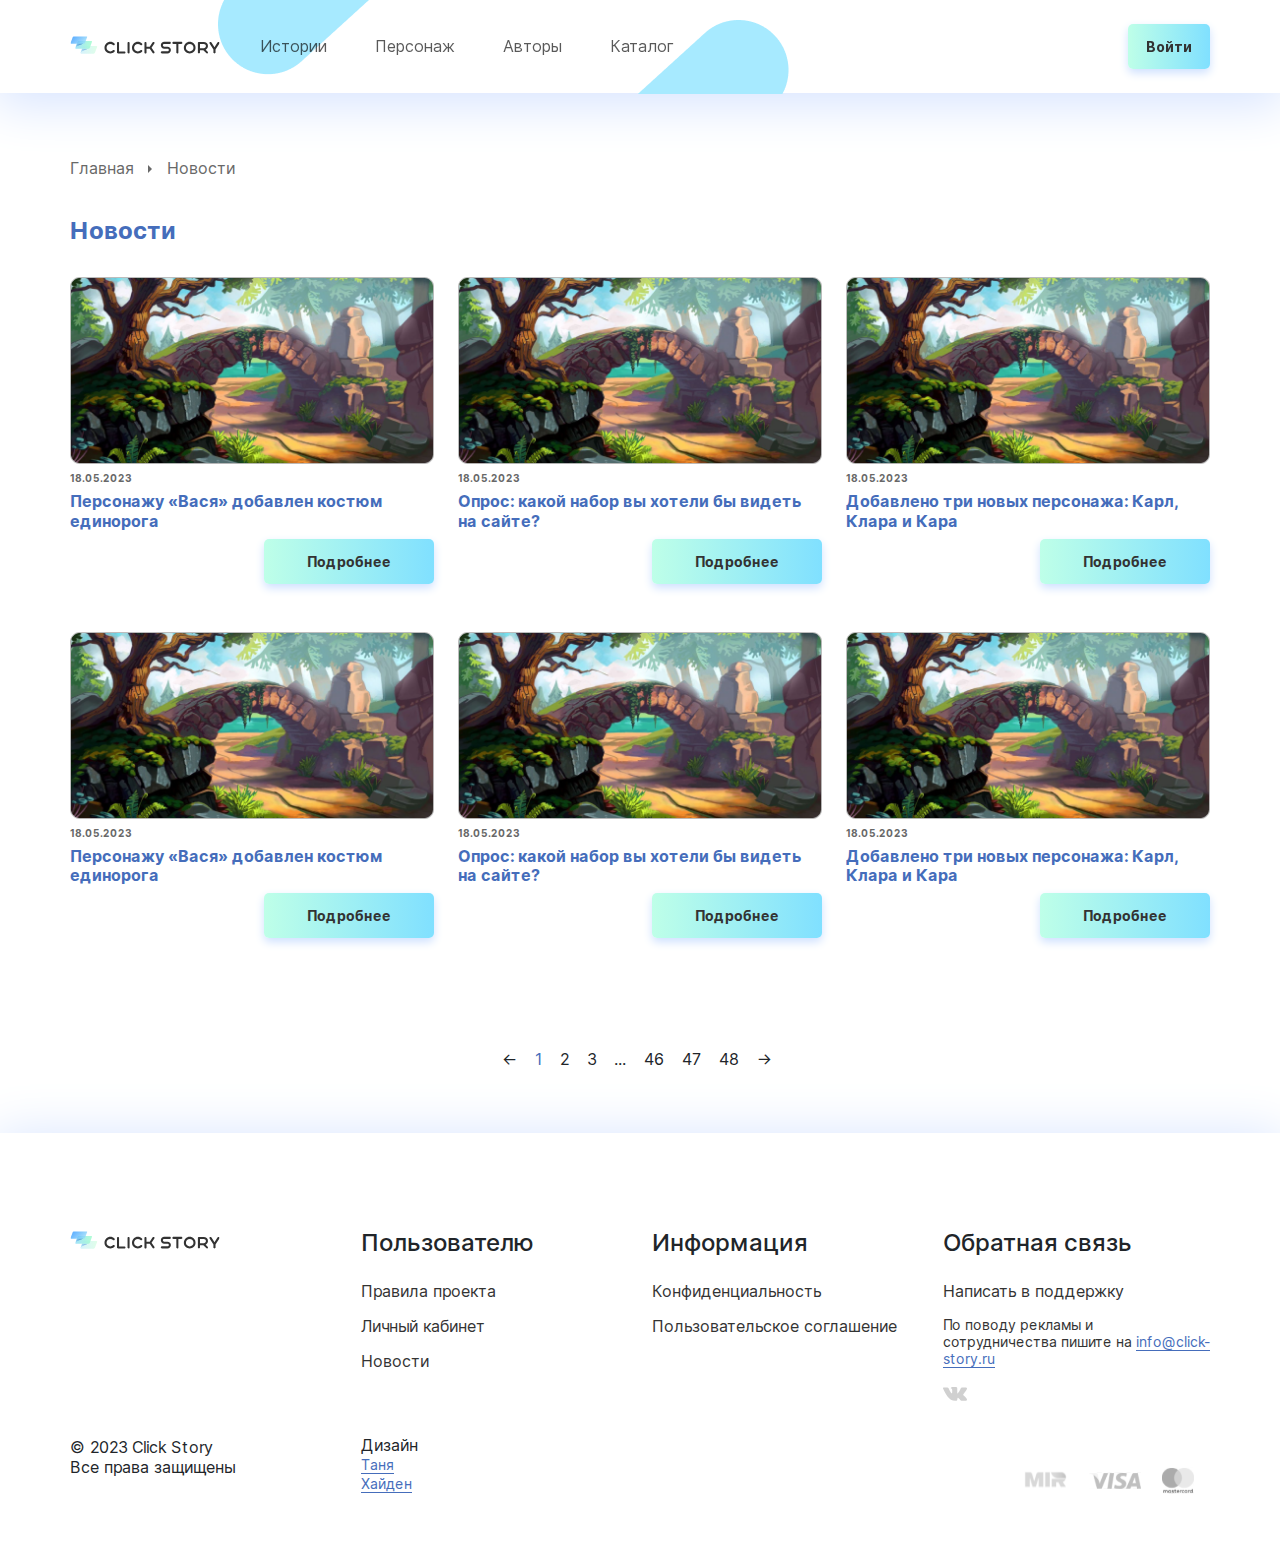
<file: index.html>
<!DOCTYPE html>
<html lang="en">

<head>
  <meta charset="UTF-8">
  <meta name="viewport" content="width=device-width, initial-scale=1.0">
  <title>Click-story</title>
  <!-- site logo -->
  <link rel="icon" href="images/icons/Click-Story logo.png">
  <!-- Bootstrap css link -->
  <link rel="stylesheet" href="bootstrap/bootstrap.min.css">
  <!-- Normalize css link -->
  <link rel="stylesheet" href="css/normalize.css">
  <!-- Inter font css -->
  <link rel="stylesheet" href="fonts/inter/stylesheet.css">
  <!-- Custom css link -->
  <link rel="stylesheet" href="css/style.css">
  <!-- Character css link -->
  <link rel="stylesheet" href="css/character.css">
  <!-- Msg css link -->
  <link rel="stylesheet" href="css/messages.css">
  <script async src="https://pagead2.googlesyndication.com/pagead/js/adsbygoogle.js?client=ca-pub-7103844042952729"
    crossorigin="anonymous"></script>
</head>

<body>
  <!-- Wrapper -->
  <div class="wrapper">


    <!-- Header section -->
    <header class="header">
      <nav class="navbar navbar-expand-lg">
        <div class="container">
          <div class="header-bg__one">
            <img src="images/header-top.png" alt="header-top">
          </div>
          <div class="header-bg__two">
            <img src="images/header-bottom.png" alt="header-bottom">
          </div>
          <a style="z-index: 2;" class="navbar-brand" href="#">
            <img src="images/icons/header-logo.svg" alt="header-logo">
          </a>
          <button style="z-index: 2;" class="navbar-toggler" type="button" data-bs-toggle="collapse"
            data-bs-target="#navbarSupportedContent" aria-controls="navbarSupportedContent" aria-expanded="false"
            aria-label="Toggle navigation">
            <span class="navbar-toggler-icon"></span>
          </button>
          <div style="z-index: 2;" class="collapse navbar-collapse" id="navbarSupportedContent">
            <ul class="navbar-nav me-auto mb-2 mb-lg-0">
              <li class="nav-item">
                <a class="nav-link" aria-current="page" href="#!">Истории</a>
              </li>
              <li class="nav-item">
                <a class="nav-link" aria-current="page" href="character.html">Персонаж</a>
              </li>
              <li class="nav-item">
                <a class="nav-link" href="message.html">Авторы</a>
              </li>
              <li class="nav-item">
                <a class="nav-link" href="katalog.html">
                  Каталог
                </a>
            </ul>
            <button type="button" class="btn btn-primary mt" data-bs-toggle="modal" data-bs-target="#auth-modal">
              Войти
            </button>
          </div>
        </div>
      </nav>
    </header>




    <!-- Main -->
    <main>

      <!-- News section start -->
      <section class="news">
        <div class="container">
          <div class="title-box">
            <div class="subtitle col-sm-12 ">
              <a style="color: #686868;" href="#!">Главная
                <span>
                  <img src="images/icons/news-play-icon.svg" alt="news-play-icon">
                </span>
              </a>

              <a style="color: #686868;" href="character.html">Новости</a>
            </div>
            <div class="title">
              <h3>Новости</h3>
            </div>
          </div>

          <div class="row">
            <div class="col-12 mb-sm-3 col-sm-12 col-md-6 col-lg-4">
              <img class="w-100" src="images/news-img.png" alt="news-img">
              <div class="news-info">
                <p class="date">18.05.2023</p>
                <h3>Персонажу «Вася» добавлен костюм единорога</h3>
                <button class="btn btn-two">Подробнее</button>
              </div>
            </div>
            <div class="col-12 mb-sm-3 col-sm-12 col-md-6 col-lg-4">
              <img class="w-100" src="images/news-img.png" alt="news-img">
              <div class="news-info">
                <p class="date">18.05.2023</p>
                <h3>Опрос: какой набор вы хотели бы видеть на сайте?</h3>
                <button class="btn btn-two">Подробнее</button>
              </div>
            </div>
            <div class="col-12 mb-sm-3 col-sm-12 col-md-6 col-lg-4">
              <img class="w-100" src="images/news-img.png" alt="news-img">
              <div class="news-info">
                <p class="date">18.05.2023</p>
                <h3>Добавлено три новых персонажа: Карл, Клара и Кара</h3>
                <button class="btn btn-two">Подробнее</button>
              </div>
            </div>
          </div>
          <div class="row">
            <div class="col-12 mb-sm-3 col-sm-12 col-md-6 col-lg-4">
              <img class="w-100" src="images/news-img.png" alt="news-img">
              <div class="news-info">
                <p class="date">18.05.2023</p>
                <h3>Персонажу «Вася» добавлен костюм единорога</h3>
                <button class="btn btn-two">Подробнее</button>
              </div>
            </div>
            <div class="col-12 mb-sm-3 col-sm-12 col-md-6 col-lg-4">
              <img class="w-100" src="images/news-img.png" alt="news-img">
              <div class="news-info">
                <p class="date">18.05.2023</p>
                <h3>Опрос: какой набор вы хотели бы видеть на сайте?</h3>
                <button class="btn btn-two">Подробнее</button>
              </div>
            </div>
            <div class="col-12 mb-sm-3 col-sm-12 col-md-6 col-lg-4">
              <img class="w-100" src="images/news-img.png" alt="news-img">
              <div class="news-info">
                <p class="date">18.05.2023</p>
                <h3>Добавлено три новых персонажа: Карл, Клара и Кара</h3>
                <button class="btn btn-two">Подробнее</button>
              </div>
            </div>
            <div class="row d-flex">
              <div class="pages d-flex">
                <div style="cursor: pointer;" class="page">
                  <p class="page-number">←</p>
                </div>
                <div class="page">
                  <p style="color: #456DBB;" class="page-number">1</p>
                </div>
                <div class="page">
                  <p class="page-number">2</p>
                </div>
                <div class="page">
                  <p class="page-number">3</p>
                </div>
                <div class="page">
                  <p class="page-number">...</p>
                </div>
                <div class="page">
                  <p class="page-number">46</p>
                </div>
                <div class="page">
                  <p class="page-number">47</p>
                </div>
                <div class="page">
                  <p class="page-number">48</p>
                </div>
                <div style="cursor: pointer;" class="page">
                  <p class="page-number next">←</p>
                </div>
              </div>
            </div>
          </div>
      </section>
    </main>



    <!-- Footer section -->
    <footer class="footer">
      <div class="container">
        <div class="row">
          <div class="col-xxl-2 col-xl-2 col-lg-2 col-md-2 box-one">
            <div class="footer-head">
              <div class="footer-box__image">
                <img src="images/icons/header-logo.svg" alt="logo">
              </div>
            </div>
            <div class="footer-box__footer">
              <p class="copyright">© 2023 Click Story <br> Все права защищены</p>
            </div>
          </div>
          <div class="col-xxl-2 col-xl-2 col-lg-2 col-md-2 offset-md-1">
            <div class="footer-head">
              <div class="footer-box__header">
                <h4>Пользователю</h4>
              </div>
              <div class="footer-box__body">
                <a href="#!">Правила проекта</a>
                <a href="#!">Личный кабинет</a>
                <a href="#!">Новости</a>
              </div>
            </div>
            <div class="footer-box__footer">
              <p class="author">Дизайн <a href="#!">Таня Хайден</a></p>
            </div>
          </div>
          <div class="col-xxl-3 col-xl-3 col-lg-3 col-md-3  offset-md-1">
            <div class="footer-head">
              <div class="footer-box__header">
                <h4>Информация</h4>
              </div>
              <div class="footer-box__body">
                <a href="#!">Конфиденциальность</a>
                <a href="#!">Пользовательское соглашение</a>
              </div>
            </div>
          </div>
          <div class="col-xxl-3 col-xl-3 col-lg-3 col-md-3">
            <div class="footer-head">
              <div class="footer-box__header">
                <h4>Обратная связь</h4>
              </div>
              <div class="footer-box__body">
                <a href="#!">Написать в поддержку</a>
                <p class="support">По поводу рекламы и сотрудничества пишите на <a href="#!">info@click-story.ru</a></p>
                <a href="#!">
                  <img src="images/icons/vk.svg" alt="vk-icon">
                </a>
              </div>
            </div>
            <div class="footer-box__footer socials">
              <a href="#!">
                <img src="images/icons/footer-img-1.svg" alt="footer-img-1">
              </a>
              <a href="#1">
                <img src="images/icons/footer-img-2.svg" alt="footer-img-2">
              </a>
              <a href="#!">
                <img src="images/icons/footer-img-3.svg" alt="footer-img-3">
              </a>
            </div>
          </div>
        </div>
      </div>
    </footer>
  </div>














  <!-- auth modal -->
  <div class="modal fade" id="auth-modal" tabindex="-1" aria-labelledby="exampleModalLabel" aria-hidden="true">
    <div class="modal-dialog modal-dialog-centered auth">
      <div class="modal-content auth-content">
        <div class="modal-header">
          <h1 class="modal-title login-title fs-5" id="exampleModalLabel">Авторизация</h1>
          <button type="button" class="close-btn" data-bs-dismiss="modal" aria-label="Close">
            <img src="images/icons/close-icon.svg" alt="">
          </button>
        </div>
        <div class="modal-body login-body">
          <div class="email">
            <label for="email">E-mail</label>
            <input type="email" name="email" id="email">
          </div>
          <div class="password">
            <label for="password">Пароль</label>
            <input type="password" name="password" id="password">
          </div>
          <div class="login-body__buttons">
            <button type="button" class="btn mt-6">Войти</button>
            <button class="btn-link" data-bs-toggle="modal" data-bs-target="#forget-password">Забыли пароль?</button>
            <a class="link-two" href="#!">Ещё нет аккаунта?</a>
          </div>
        </div>
        <div class="register-button">
          <button class="btn" data-bs-target="#register-modal" data-bs-toggle="modal">Зарегистрироваться</button>
        </div>
      </div>
    </div>
  </div>

  <!-- Register modal -->
  <div class="modal fade" id="register-modal" tabindex="-1" aria-labelledby="exampleModalLabel" aria-hidden="true">
    <div class="modal-dialog register-modal modal-dialog-centered">
      <div class="modal-content register-content">
        <div class="modal-header">
          <h1 class="modal-title login-title fs-5" id="exampleModalLabel">Регистрация</h1>
          <button type="button" class="close-btn" data-bs-dismiss="modal" aria-label="Close">
            <img src="images/icons/close-icon.svg" alt="">
          </button>
        </div>
        <div class="modal-body d-flex">
          <div class="email">
            <div class="nickname">
              <label>Псевдоним*</label>
              <input type="text" name="nickname">
            </div>
            <div class="pochta">
              <label>E-mail*</label>
              <input type="email" name="email">
            </div>
            <div class="pw">
              <label>Пароль*</label>
              <input type="password" name="password">
            </div>
          </div>
          <div class="code d-flex">
            <div class="name">
              <label>Имя</label>
              <input type="text" name="name">
            </div>
            <div class="surname">
              <label>Фамилия</label>
              <input type="text" name="surname">
            </div>
            <div class="promo">
              <label>Промо-код</label>
              <input type="text" name="promo">
            </div>
          </div>

        </div>
        <div class="forget-button">
          <p class="small-text">* Поля, обязательные для заполнения.</p>
          <button class="btn">Зарегистрироваться</button>
        </div>
      </div>
    </div>
  </div>








  <!-- Forget password modal -->
  <div class="modal fade" id="forget-password" tabindex="-1" aria-labelledby="exampleModalLabel" aria-hidden="true">
    <div class="modal-dialog forget-password modal-dialog-centered">
      <div class="modal-content password-content">
        <div class="modal-header">
          <h1 class="modal-title login-title fs-5" id="exampleModalLabel">Забыли пароль?</h1>
          <button type="button" class="close-btn" data-bs-dismiss="modal" aria-label="Close">
            <img src="images/icons/close-icon.svg" alt="">
          </button>
        </div>
        <div class="modal-body">
          <div class="email">
            <label>Укажите ваш e-mail</label>
            <input type="email" name="email">
          </div>

        </div>
        <div class="forget-button">
          <button class="btn w-100" data-bs-toggle="modal" data-bs-target="#rename-password">Выслать код на смену
            пароля</button>
          <button class="btn-link w-100" data-bs-toggle="modal" data-bs-target="#number-password">Войти по номеру
            телефона</button>
        </div>
      </div>
    </div>
  </div>


  <!-- Password Number modal -->
  <div class="modal fade" id="number-password" tabindex="-1" aria-labelledby="exampleModalLabel" aria-hidden="true">
    <div class="modal-dialog password-number modal-dialog-centered">
      <div class="modal-content password-content">
        <div class="modal-header">
          <h1 class="modal-title login-title fs-5" id="exampleModalLabel">Авторизация</h1>
          <button type="button" class="close-btn" data-bs-dismiss="modal" aria-label="Close">
            <img src="images/icons/close-icon.svg" alt="">
          </button>
        </div>
        <div class="modal-body">
          <div class="password d-flex">
            <label class="text-center">Введите код из SMS</label>
            <div class="password-number">
              <input type="number">
              <input type="number">
              <input type="number">
              <input type="number">
            </div>
          </div>

        </div>
        <div class="forget-button">
          <button class="btn w-100">Войти</button>
        </div>
      </div>
    </div>
  </div>





  <!-- Rename password Modal -->
  <div class="modal fade" id="rename-password" tabindex="-1" aria-labelledby="exampleModalLabel" aria-hidden="true">
    <div class="modal-dialog rename-password modal-dialog-centered">
      <div class="modal-content password-content">
        <div class="modal-header">
          <h1 class="modal-title login-title fs-5" id="exampleModalLabel">Забыли пароль?</h1>
          <button type="button" class="close-btn" data-bs-dismiss="modal" aria-label="Close">
            <img src="images/icons/close-icon.svg" alt="">
          </button>
        </div>
        <div class="modal-body">
          <div class="password d-flex">
            <label>Введите код, отправленный на ваш e-mail</label>
            <div class="password-number">
              <input type="number">
              <input type="number">
              <input type="number">
              <input type="number">
            </div>
          </div>

        </div>
        <div class="forget-button">
          <button class="btn w-100" data-bs-target="#new-password" data-bs-toggle="modal">Сменить пароль</button>
        </div>
      </div>
    </div>
  </div>


  <!-- New password Modal -->
  <div class="modal fade" id="new-password" tabindex="-1" aria-labelledby="exampleModalLabel" aria-hidden="true">
    <div class="modal-dialog new-pw modal-dialog-centered">
      <div class="modal-content password-content">
        <div class="modal-header">
          <h1 class="modal-title login-title fs-5" id="exampleModalLabel">Введите новый пароль</h1>
          <button type="button" class="close-btn" data-bs-dismiss="modal" aria-label="Close">
            <img src="images/icons/close-icon.svg" alt="">
          </button>
        </div>
        <div class="modal-body new-password d-flex">
          <div class="password">
            <label>Пароль</label>
            <input type="password" name="email">
          </div>
          <div class="check-password">
            <label>Подтверждение пароля</label>
            <input type="password" name="email">
          </div>

        </div>
        <div class="forget-button">
          <button class="btn w-100">Сменить пароль</button>
        </div>
      </div>
    </div>
  </div>


  <!-- Bootstrap js -->
  <script src="bootstrap/bootstrap.min.js"></script>
</body>

</html>
</file>
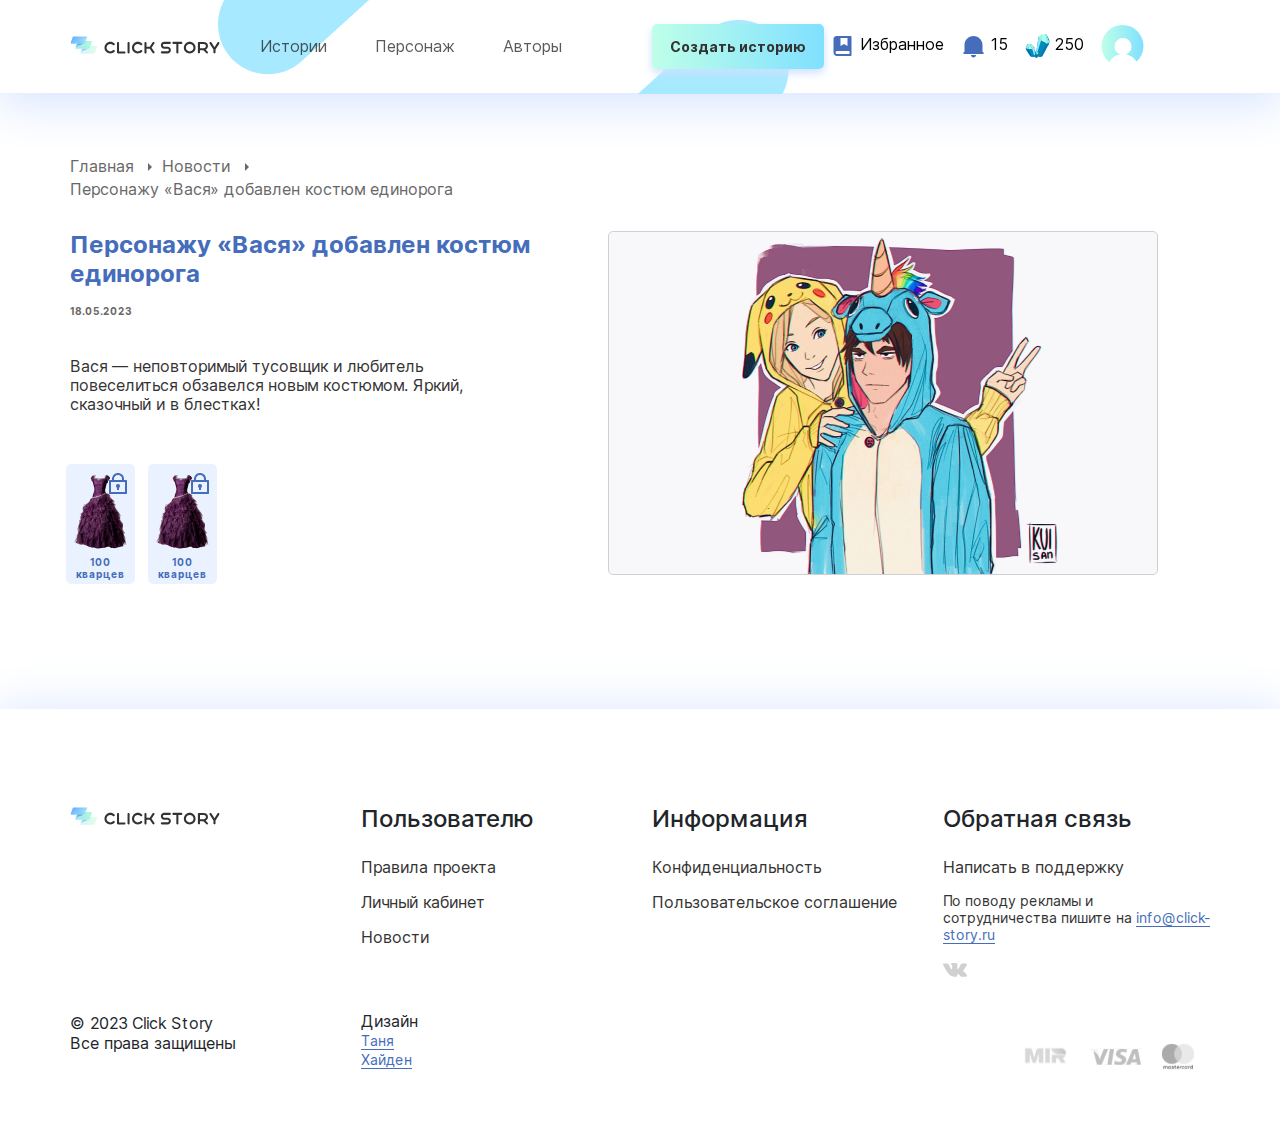
<file: character.html>
<!DOCTYPE html>
<html lang="en">

<head>
    <meta charset="UTF-8">
    <meta name="viewport" content="width=device-width, initial-scale=1.0">
    <title>Click-story</title>
    <!-- site logo -->
    <link rel="icon" href="images/icons/Click-Story logo.png">
    <!-- Bootstrap css link -->
    <link rel="stylesheet" href="bootstrap/bootstrap.min.css">
    <!-- Normalize css link -->
    <link rel="stylesheet" href="css/normalize.css">
    <!-- Inter font css -->
    <link rel="stylesheet" href="fonts/inter/stylesheet.css">
    <!-- Custom css link -->
    <link rel="stylesheet" href="css/style.css">
    <!-- Character css link -->
    <link rel="stylesheet" href="css/character.css">
    <!-- Msg css link -->
    <link rel="stylesheet" href="css/messages.css">
    <script async src="https://pagead2.googlesyndication.com/pagead/js/adsbygoogle.js?client=ca-pub-7103844042952729"
        crossorigin="anonymous"></script>
</head>

<body>
    <div class="wrapper">
        <!-- Header section -->
        <header class="header">
            <nav class="navbar navbar-expand-lg">
                <div class="container">
                    <div class="header-bg__one character-bg-one">
                        <img src="images/header-top.png" alt="header-top">
                    </div>
                    <div class="header-bg__two character-bg">
                        <img src="images/header-bottom.png" alt="header-bottom">
                    </div>
                    <a style="z-index: 2;" class="navbar-brand" href="index.html">
                        <img src="images/icons/header-logo.svg" alt="header-logo">
                    </a>
                    <button style="z-index: 2;" class="navbar-toggler" type="button" data-bs-toggle="collapse"
                        data-bs-target="#navbarSupportedContent" aria-controls="navbarSupportedContent"
                        aria-expanded="false" aria-label="Toggle navigation">
                        <span class="navbar-toggler-icon"></span>
                    </button>
                    <div style="z-index: 2;" class="collapse character-header navbar-collapse"
                        id="navbarSupportedContent">
                        <ul class="navbar-nav me-auto mb-2 mb-lg-0">
                            <li class="nav-item">
                                <a class="nav-link" aria-current="page" href="index.html">Истории</a>
                            </li>
                            <li class="nav-item">
                                <a class="nav-link" aria-current="page" href="#!">Персонаж</a>
                            </li>
                            <li class="nav-item">
                                <a class="nav-link" href="message.html">Авторы</a>
                            </li>
                        </ul>
                        <div class="nav-right d-flex">
                            <button type="button" class="btn btn-primary mt">Создать историю</button>
                            <div class="other-btn">
                                <button>
                                    <img src="images/icons/favorite.svg" alt="favorite">
                                    Избранное
                                </button>
                                <button>
                                    <img src="images/icons/message.svg" alt="message">
                                    15
                                </button>
                                <button>
                                    <img src="images/icons/quartz.svg" alt="quartz">
                                    250
                                </button>
                                <button class="profile">
                                    <img src="images/icons/blue-ellipse.svg" alt="ellipse">
                                    <img class="small-ellipse" src="images/icons/small-ellipse.svg" alt="ellipse">
                                    <img class="big-ellipse" src="images/icons/big-ellipse.svg" alt="big-ellipse">
                                </button>
                            </div>
                        </div>
                    </div>
                </div>
            </nav>
        </header>

        <!-- Main section -->
        <main>
            <section class="about-character">
                <div class="container">
                    <div class="title-box col-6 col-xxl-6 col-xl-6 col-lg-12 col-md-12 col-sm-12">
                        <div class="subtitle d-flex">
                            <a style="color: #686868;" href="index.html">Главная
                                <span>
                                    <img src="images/icons/news-play-icon.svg" alt="news-play-icon">
                                </span>
                            </a>

                            <a style="color: #686868;" href="#!">Новости
                                <span>
                                    <img src="images/icons/news-play-icon.svg" alt="news-play-icon">
                                </span>
                            </a>

                            <a style="color: #686868;" href="message.html">Персонажу «Вася» добавлен костюм
                                единорога</a>
                        </div>
                    </div>
                    <div class="row justify-content-between">
                        <div class="col-xxl-5 col-xl-5 col-lg-4 col-md-12 col-sm-12 character">
                            <div class="title-box">
                                <h2 class="title">Персонажу «Вася» добавлен костюм единорога</h2>
                                <h4 class="date">18.05.2023</h4>
                            </div>
                            <div class="character-info">
                                <p class="description">Вася — неповторимый тусовщик и любитель повеселиться обзавелся
                                    новым костюмом. Яркий, сказочный и в блестках!</p>
                            </div>
                            <div class="images">
                                <div class="cloth-one cloth">
                                    <button class="img-two" type="button" data-bs-target="#buy" data-bs-toggle="modal">
                                        <img class="shoe" src="images/clothes.png" alt="shoe">
                                        <img style="background: transparent;" class="lock"
                                            src="images/icons/lock-icon.png" alt="lock">
                                    </button>
                                    <p>100 кварцев</p>
                                </div>
                                <div class="cloth">
                                    <button class="img-two" type="button" data-bs-target="#dont-buy"
                                        data-bs-toggle="modal">
                                        <img class="shoe" src="images/clothes.png" alt="shoe">
                                        <img style="background: transparent;" class="lock"
                                            src="images/icons/lock-icon.png" alt="lock">
                                    </button>
                                    <p>100 кварцев</p>
                                </div>
                            </div>
                        </div>
                        <div
                            class="col-xxl-7 col-xl-7 col-lg-7 col-md-12 col-sm-12 main-img d-flex justify-content-center">
                            <img style="border: 1px solid #d0d0d0; background: #f8f8fa; border-radius: 5px;"
                                src="images/character-img.png" alt="img">
                        </div>
                    </div>
                </div>
            </section>
        </main>


        <!-- Footer section -->
        <footer class="footer character-footer">
            <div class="container">
                <div class="row">
                    <div class="col-xxl-2 col-xl-2 col-lg-2 col-md-2 box-one">
                        <div class="footer-head">
                            <div class="footer-box__image">
                                <img src="images/icons/header-logo.svg" alt="logo">
                            </div>
                        </div>
                        <div class="footer-box__footer">
                            <p class="copyright">© 2023 Click Story Все права защищены</p>
                        </div>
                    </div>
                    <div class="col-xxl-2 col-xl-2 col-lg-2 col-md-2  offset-md-1">
                        <div class="footer-head">
                            <div class="footer-box__header">
                                <h4>Пользователю</h4>
                            </div>
                            <div class="footer-box__body">
                                <a href="#!">Правила проекта</a>
                                <a href="#!">Личный кабинет</a>
                                <a href="#!">Новости</a>
                            </div>
                        </div>
                        <div class="footer-box__footer">
                            <p class="author">Дизайн <a href="#!">Таня Хайден</a></p>
                        </div>
                    </div>
                    <div class="col-xxl-3 col-xl-3 col-lg-3 col-md-3  offset-md-1">
                        <div class="footer-head">
                            <div class="footer-box__header">
                                <h4>Информация</h4>
                            </div>
                            <div class="footer-box__body">
                                <a href="#!">Конфиденциальность</a>
                                <a href="#!">Пользовательское соглашение</a>
                            </div>
                        </div>
                    </div>
                    <div class="col-xxl-3 col-xl-3 col-lg-3 col-md-3">
                        <div class="footer-head">
                            <div class="footer-box__header">
                                <h4>Обратная связь</h4>
                            </div>
                            <div class="footer-box__body">
                                <a href="#!">Написать в поддержку</a>
                                <p class="support">По поводу рекламы и сотрудничества пишите на <a
                                        href="#!">info@click-story.ru</a></p>
                                <a href="#!">
                                    <img src="images/icons/vk.svg" alt="vk-icon">
                                </a>
                            </div>
                        </div>
                        <div class="footer-box__footer socials">
                            <a href="#!">
                                <img src="images/icons/footer-img-1.svg" alt="footer-img-1">
                            </a>
                            <a href="#1">
                                <img src="images/icons/footer-img-2.svg" alt="footer-img-2">
                            </a>
                            <a href="#!">
                                <img src="images/icons/footer-img-3.svg" alt="footer-img-3">
                            </a>
                        </div>
                    </div>
                </div>
            </div>
        </footer>
    </div>










    <!-- modal -->
    <!-- Buy modal -->
    <div class="modal fade" id="buy" tabindex="-1" aria-labelledby="exampleModalLabel" aria-hidden="true">
        <div class="modal-dialog dont-buy__dialog modal-dialog-centered">
            <div class="modal-content password-content">
                <div class="modal-header">
                    <button type="button" class="close-btn" data-bs-dismiss="modal" aria-label="Close">
                        <img src="images/icons/close-icon.svg" alt="">
                    </button>
                </div>
                <div class="modal-body buy">
                    <div class="buy d-flex">
                        <h2 class="text-center">Хотите купить?</h2>
                        <div class="buttons d-flex">
                            <button class="btn">Да</button>
                            <button class="btn" data-bs-dismiss="modal" aria-label="Close">Нет</button>
                        </div>
                    </div>

                </div>
            </div>
        </div>
    </div>
    <!-- Dont buy modal -->
    <div class="modal fade" id="dont-buy" tabindex="-1" aria-labelledby="exampleModalLabel" aria-hidden="true">
        <div class="modal-dialog dont-buy__dialog modal-dialog-centered">
            <div class="modal-content password-content">
                <div class="modal-header">
                    <button type="button" class="close-btn" data-bs-dismiss="modal" aria-label="Close">
                        <img src="images/icons/close-icon.svg" alt="">
                    </button>
                </div>
                <div class="modal-body">
                    <div class="dont-buy d-flex">
                        <h2 class="text-center">У вас не хватает кварцев</h2>
                        <button class="btn">Пополнить кошель</button>
                    </div>

                </div>
            </div>
        </div>
    </div>


    <script src="bootstrap/bootstrap.min.js"></script>
</body>

</html>
</file>
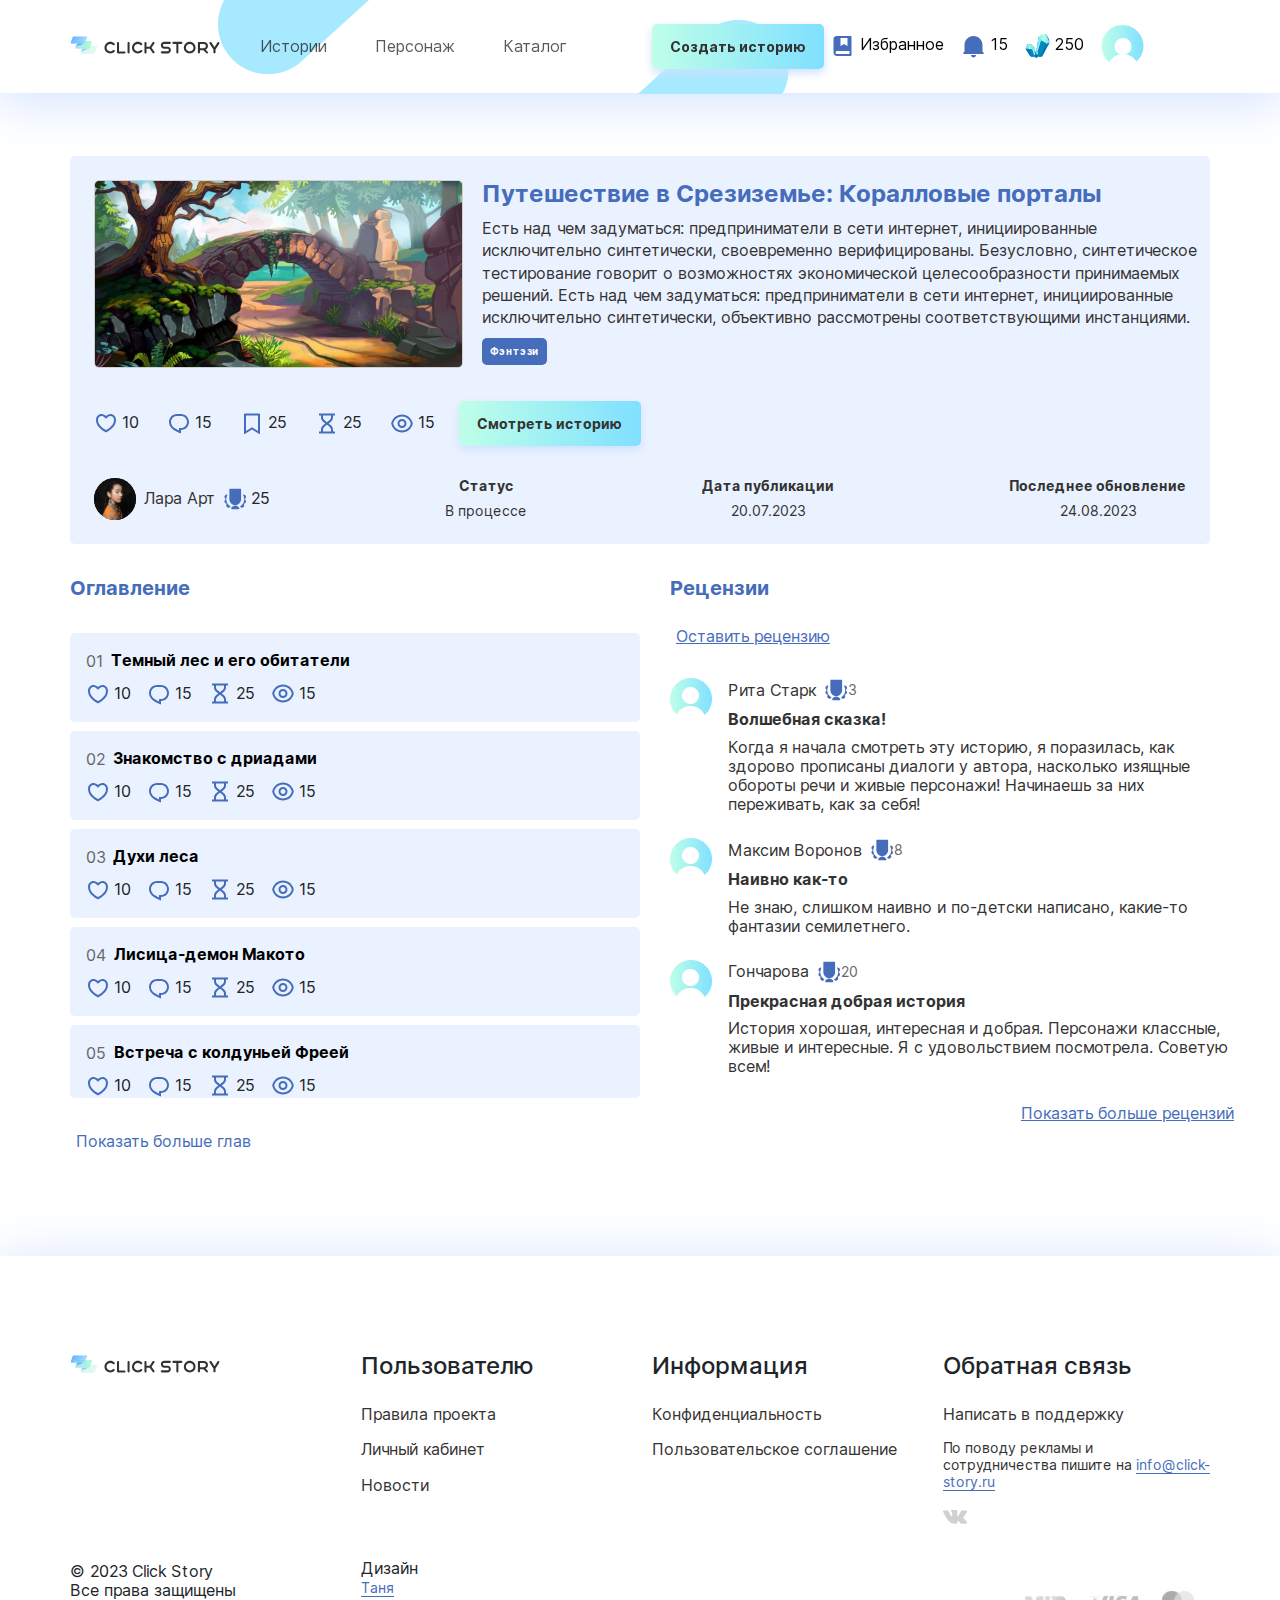
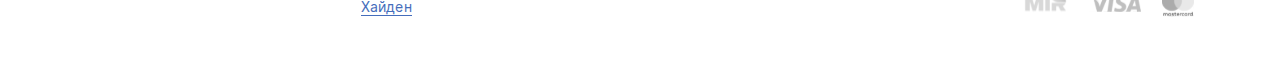
<file: katalog.html>
<!DOCTYPE html>
<html lang="en">

<head>
    <meta charset="UTF-8">
    <meta name="viewport" content="width=device-width, initial-scale=1.0">
    <title>Click-story</title>
    <!-- site logo -->
    <link rel="icon" href="images/icons/Click-Story logo.png">
    <!-- Bootstrap css link -->
    <link rel="stylesheet" href="bootstrap/bootstrap.min.css">
    <!-- Normalize css link -->
    <link rel="stylesheet" href="css/normalize.css">
    <!-- Inter font css -->
    <link rel="stylesheet" href="fonts/inter/stylesheet.css">
    <!-- Katalog css link -->
    <link rel="stylesheet" href="css/katalog.css">
    <!-- Custom css link -->
    <link rel="stylesheet" href="css/style.css">
    <!-- Character css link -->
    <link rel="stylesheet" href="css/character.css">
    <!-- Msg css link -->
    <link rel="stylesheet" href="css/messages.css">
    <script async src="https://pagead2.googlesyndication.com/pagead/js/adsbygoogle.js?client=ca-pub-7103844042952729"
        crossorigin="anonymous"></script>
</head>

<body>
    <div class="wrapper">
        <!-- Header section -->
        <header class="header">
            <nav class="navbar navbar-expand-lg">
                <div class="container">
                    <div class="header-bg__one character-bg-one">
                        <img src="images/header-top.png" alt="header-top">
                    </div>
                    <div class="header-bg__two character-bg">
                        <img src="images/header-bottom.png" alt="header-bottom">
                    </div>
                    <a style="z-index: 2;" class="navbar-brand" href="index.html">
                        <img src="images/icons/header-logo.svg" alt="header-logo">
                    </a>
                    <button style="z-index: 2;" class="navbar-toggler" type="button" data-bs-toggle="collapse"
                        data-bs-target="#navbarSupportedContent" aria-controls="navbarSupportedContent"
                        aria-expanded="false" aria-label="Toggle navigation">
                        <span class="navbar-toggler-icon"></span>
                    </button>
                    <div style="z-index: 2;" class="collapse character-header navbar-collapse"
                        id="navbarSupportedContent">
                        <ul class="navbar-nav me-auto mb-2 mb-lg-0">
                            <li class="nav-item">
                                <a class="nav-link" aria-current="page" href="index.html">Истории</a>
                            </li>
                            <li class="nav-item">
                                <a class="nav-link" aria-current="page" href="character.html">Персонаж</a>
                            </li>
                            <li class="nav-item">
                                <a class="nav-link" href="#!">Каталог</a>
                            </li>
                        </ul>
                        <div class="nav-right d-flex">
                            <button type="button" class="btn btn-primary mt">Создать историю</button>
                            <div class="other-btn">
                                <button>
                                    <img src="images/icons/favorite.svg" alt="favorite">
                                    Избранное
                                </button>
                                <button>
                                    <img src="images/icons/message.svg" alt="message">
                                    15
                                </button>
                                <button>
                                    <img src="images/icons/quartz.svg" alt="quartz">
                                    250
                                </button>
                                <button class="profile">
                                    <img src="images/icons/blue-ellipse.svg" alt="ellipse">
                                    <img class="small-ellipse" src="images/icons/small-ellipse.svg" alt="ellipse">
                                    <img class="big-ellipse" src="images/icons/big-ellipse.svg" alt="big-ellipse">
                                </button>
                            </div>
                        </div>
                    </div>
                </div>
            </nav>
        </header>


        <!-- Main section -->
        <main>
            <section class="journey">
                <div class="container">
                    <div class="sayohat">
                        <div class="sayohat-header d-flex" style="margin-top: 0;">
                            <div class="col-4 sayohot-img">
                                <img src="images/sayohat-head.png" alt="journey">
                            </div>
                            <div class="col-8 sayohat-info">
                                <h1 class="info-name">Путешествие в Срезиземье: Коралловые порталы</h1>
                                <p class="info-description">Есть над чем задуматься: предприниматели в сети интернет,
                                    инициированные исключительно синтетически, своевременно верифицированы. Безусловно,
                                    синтетическое тестирование говорит о возможностях экономической целесообразности
                                    принимаемых решений. Есть над чем задуматься: предприниматели в сети интернет,
                                    инициированные исключительно синтетически, объективно рассмотрены соответствующими
                                    инстанциями.</p>
                                <button class="info-btn" type="button">Фэнтэзи</button>
                            </div>
                        </div>

                        <div class="sayohat-body d-flex align-items-center">
                            <div class="statistics">
                                <div class="statistics-item d-flex">
                                    <div class="statistics-one d-flex align-items-center">
                                        <img src="images/icons/img-1.svg" alt="img-1">
                                        <p>10</p>
                                    </div>
                                    <div class="statistics-one d-flex align-items-center">
                                        <img src="images/icons/img-2.svg" alt="img-2">
                                        <p>15</p>
                                    </div>
                                    <div class="statistics-one d-flex align-items-center">
                                        <img src="images/icons/img-3.svg" alt="img-3">
                                        <p>25</p>
                                    </div>
                                    <div class="statistics-one d-flex align-items-center">
                                        <img src="images/icons/img-4.svg" alt="img-4">
                                        <p>25</p>
                                    </div>
                                    <div class="statistics-one d-flex align-items-center">
                                        <img src="images/icons/img-5.svg" alt="img-5">
                                        <p>15</p>
                                    </div>
                                </div>
                            </div>
                            <div class="journey-btn">
                                <button class="btn">Смотреть историю</button>
                            </div>
                        </div>

                        <div class="sayohat-footer">
                            <div class="footer-boxes d-flex">
                                <div class="footer-card d-flex align-items-center">
                                    <div class="footer-img">
                                        <img src="images/icons/sayohat-footer.svg" alt="icon">
                                    </div>
                                    <div class="footer-name">
                                        <h4>Лара Арт</h4>
                                    </div>
                                    <div class="footer-voice footer-card__three d-flex align-items-center">
                                        <img src="images/icons/voice-icon.svg" alt="microphone">
                                        <p>25</p>
                                    </div>
                                </div>
                                <div class="footer-card d-flex flex-column align-items-center">
                                    <div class="footer-title">
                                        <h3>Статус</h3>
                                    </div>
                                    <div class="footer-subtitle">
                                        <h4>В процессе</h4>
                                    </div>
                                </div>
                                <div class="footer-card d-flex flex-column align-items-center">
                                    <div class="footer-title">
                                        <h3>Дата публикации</h3>
                                    </div>
                                    <div class="footer-subtitle">
                                        <h4>20.07.2023</h4>
                                    </div>
                                </div>
                                <div class="footer-card d-flex flex-column align-items-center">
                                    <div class="footer-title">
                                        <h3>Последнее обновление</h3>
                                    </div>
                                    <div class="footer-subtitle">
                                        <h4>24.08.2023</h4>
                                    </div>
                                </div>
                            </div>
                        </div>
                    </div>

                    <div class="contents">
                        <div class="content col-6">
                            <h2 class="title">Оглавление</h2>
                            <div class="content-item">
                                <div class="content-item__header d-flex align-items-center">
                                    <span>01</span>
                                    <h4>Темный лес и его обитатели</h4>
                                </div>
                                <div class="content-item__body d-flex">
                                    <div class="statistics-one d-flex align-items-center">
                                        <img src="images/icons/img-1.svg" alt="img-1">
                                        <p>10</p>
                                    </div>
                                    <div class="statistics-one d-flex align-items-center">
                                        <img src="images/icons/img-2.svg" alt="img-2">
                                        <p>15</p>
                                    </div>
                                    <div class="statistics-one d-flex align-items-center">
                                        <img src="images/icons/img-4.svg" alt="img-4">
                                        <p>25</p>
                                    </div>
                                    <div class="statistics-one d-flex align-items-center">
                                        <img src="images/icons/img-5.svg" alt="img-5">
                                        <p>15</p>
                                    </div>
                                </div>
                            </div>
                            <div class="content-item">
                                <div class="content-item__header d-flex align-items-center">
                                    <span>02</span>
                                    <h4>Знакомство с дриадами</h4>
                                </div>
                                <div class="content-item__body d-flex">
                                    <div class="statistics-one d-flex align-items-center">
                                        <img src="images/icons/img-1.svg" alt="img-1">
                                        <p>10</p>
                                    </div>
                                    <div class="statistics-one d-flex align-items-center">
                                        <img src="images/icons/img-2.svg" alt="img-2">
                                        <p>15</p>
                                    </div>
                                    <div class="statistics-one d-flex align-items-center">
                                        <img src="images/icons/img-4.svg" alt="img-4">
                                        <p>25</p>
                                    </div>
                                    <div class="statistics-one d-flex align-items-center">
                                        <img src="images/icons/img-5.svg" alt="img-5">
                                        <p>15</p>
                                    </div>
                                </div>
                            </div>
                            <div class="content-item">
                                <div class="content-item__header d-flex align-items-center">
                                    <span>03</span>
                                    <h4>Духи леса</h4>
                                </div>
                                <div class="content-item__body d-flex">
                                    <div class="statistics-one d-flex align-items-center">
                                        <img src="images/icons/img-1.svg" alt="img-1">
                                        <p>10</p>
                                    </div>
                                    <div class="statistics-one d-flex align-items-center">
                                        <img src="images/icons/img-2.svg" alt="img-2">
                                        <p>15</p>
                                    </div>
                                    <div class="statistics-one d-flex align-items-center">
                                        <img src="images/icons/img-4.svg" alt="img-4">
                                        <p>25</p>
                                    </div>
                                    <div class="statistics-one d-flex align-items-center">
                                        <img src="images/icons/img-5.svg" alt="img-5">
                                        <p>15</p>
                                    </div>
                                </div>
                            </div>
                            <div class="content-item">
                                <div class="content-item__header d-flex align-items-center">
                                    <span>04</span>
                                    <h4>Лисица-демон Макото</h4>
                                </div>
                                <div class="content-item__body d-flex">
                                    <div class="statistics-one d-flex align-items-center">
                                        <img src="images/icons/img-1.svg" alt="img-1">
                                        <p>10</p>
                                    </div>
                                    <div class="statistics-one d-flex align-items-center">
                                        <img src="images/icons/img-2.svg" alt="img-2">
                                        <p>15</p>
                                    </div>
                                    <div class="statistics-one d-flex align-items-center">
                                        <img src="images/icons/img-4.svg" alt="img-4">
                                        <p>25</p>
                                    </div>
                                    <div class="statistics-one d-flex align-items-center">
                                        <img src="images/icons/img-5.svg" alt="img-5">
                                        <p>15</p>
                                    </div>
                                </div>
                            </div>
                            <div class="content-item" style="padding-bottom: 0;">
                                <div class="content-item__header d-flex align-items-center">
                                    <span>05</span>
                                    <h4>Встреча с колдуньей Фреей</h4>
                                </div>
                                <div class="content-item__body d-flex">
                                    <div class="statistics-one d-flex align-items-center">
                                        <img src="images/icons/img-1.svg" alt="img-1">
                                        <p>10</p>
                                    </div>
                                    <div class="statistics-one d-flex align-items-center">
                                        <img src="images/icons/img-2.svg" alt="img-2">
                                        <p>15</p>
                                    </div>
                                    <div class="statistics-one d-flex align-items-center">
                                        <img src="images/icons/img-4.svg" alt="img-4">
                                        <p>25</p>
                                    </div>
                                    <div class="statistics-one d-flex align-items-center">
                                        <img src="images/icons/img-5.svg" alt="img-5">
                                        <p>15</p>
                                    </div>
                                </div>
                            </div>
                            <button class="show-more-btn d-flex justify-content-start" type="button">Показать больше
                                глав</button>
                        </div>

                        <div class="reviews col-6">
                            <h2 class="title">Рецензии</h2>
                            <button class="btn-link link-one" type="button">Оставить рецензию</button>
                            <div class="reviews-items d-flex flex-column">
                                <div class="review-item d-flex">
                                    <div class="review-profile">
                                        <img src="images/icons/profile-icon.png" alt="profile-icon">
                                    </div>
                                    <div class="review-content d-flex flex-column">
                                        <div class="content-header d-flex align-items-center">
                                            <div class="content-name">
                                                <h2>Рита Старк</h2>
                                            </div>
                                            <div class="content-voices d-flex align-items-center">
                                                <img src="images/icons/voice-icon.svg" alt="voice-icon">
                                                <p>3</p>
                                            </div>
                                        </div>
                                        <div class="content-body">
                                            <h4>Волшебная сказка!</h4>
                                        </div>
                                        <div class="content-footer-two">
                                            <p>Когда я начала смотреть эту историю, я поразилась, как здорово прописаны
                                                диалоги у автора, насколько изящные обороты речи и живые персонажи!
                                                Начинаешь за них переживать, как за себя! </p>
                                        </div>
                                    </div>
                                </div>
                                <div class="review-item d-flex">
                                    <div class="review-profile">
                                        <img src="images/icons/profile-icon.png" alt="profile-icon">
                                    </div>
                                    <div class="review-content d-flex flex-column">
                                        <div class="content-header d-flex align-items-center">
                                            <div class="content-name">
                                                <h2>Максим Воронов</h2>
                                            </div>
                                            <div class="content-voices d-flex align-items-center">
                                                <img src="images/icons/voice-icon.svg" alt="voice-icon">
                                                <p>8</p>
                                            </div>
                                        </div>
                                        <div class="content-body">
                                            <h4>Наивно как-то</h4>
                                        </div>
                                        <div class="content-footer-two">
                                            <p>Не знаю, слишком наивно и по-детски написано, какие-то фантазии
                                                семилетнего. </p>
                                        </div>
                                    </div>
                                </div>
                                <div class="review-item d-flex">
                                    <div class="review-profile">
                                        <img src="images/icons/profile-icon.png" alt="profile-icon">
                                    </div>
                                    <div class="review-content d-flex flex-column">
                                        <div class="content-header d-flex align-items-center">
                                            <div class="content-name">
                                                <h2>Гончарова</h2>
                                            </div>
                                            <div class="content-voices d-flex align-items-center">
                                                <img src="images/icons/voice-icon.svg" alt="voice-icon">
                                                <p>20</p>
                                            </div>
                                        </div>
                                        <div class="content-body">
                                            <h4>Прекрасная добрая история</h4>
                                        </div>
                                        <div class="content-footer-two">
                                            <p>История хорошая, интересная и добрая. Персонажи классные, живые и
                                                интересные. Я с удовольствием посмотрела. Советую всем!</p>
                                        </div>
                                    </div>
                                </div>
                            </div>
                            <div class="btn-link__two">
                                <button class="btn-link" type="button">Показать больше рецензий</button>
                            </div>
                        </div>
                    </div>
                </div>
            </section>
        </main>


        <!-- Footer section -->
        <footer class="footer msg-footer">
            <div class="container">
                <div class="row">
                    <div class="col-xxl-2 col-xl-2 col-lg-2 col-md-2 box-one">
                        <div class="footer-head">
                            <div class="footer-box__image">
                                <img src="images/icons/header-logo.svg" alt="logo">
                            </div>
                        </div>
                        <div class="footer-box__footer">
                            <p class="copyright">© 2023 Click Story Все права защищены</p>
                        </div>
                    </div>
                    <div class="col-xxl-2 col-xl-2 col-lg-2 col-md-2  offset-md-1">
                        <div class="footer-head">
                            <div class="footer-box__header">
                                <h4>Пользователю</h4>
                            </div>
                            <div class="footer-box__body">
                                <a href="#!">Правила проекта</a>
                                <a href="#!">Личный кабинет</a>
                                <a href="#!">Новости</a>
                            </div>
                        </div>
                        <div class="footer-box__footer">
                            <p class="author">Дизайн <a href="#!">Таня Хайден</a></p>
                        </div>
                    </div>
                    <div class="col-xxl-3 col-xl-3 col-lg-3 col-md-3  offset-md-1">
                        <div class="footer-head">
                            <div class="footer-box__header">
                                <h4>Информация</h4>
                            </div>
                            <div class="footer-box__body">
                                <a href="#!">Конфиденциальность</a>
                                <a href="#!">Пользовательское соглашение</a>
                            </div>
                        </div>
                    </div>
                    <div class="col-xxl-3 col-xl-3 col-lg-3 col-md-3">
                        <div class="footer-head">
                            <div class="footer-box__header">
                                <h4>Обратная связь</h4>
                            </div>
                            <div class="footer-box__body">
                                <a href="#!">Написать в поддержку</a>
                                <p class="support">По поводу рекламы и сотрудничества пишите на <a
                                        href="#!">info@click-story.ru</a></p>
                                <a href="#!">
                                    <img src="images/icons/vk.svg" alt="vk-icon">
                                </a>
                            </div>
                        </div>
                        <div class="footer-box__footer socials">
                            <a href="#!">
                                <img src="images/icons/footer-img-1.svg" alt="footer-img-1">
                            </a>
                            <a href="#1">
                                <img src="images/icons/footer-img-2.svg" alt="footer-img-2">
                            </a>
                            <a href="#!">
                                <img src="images/icons/footer-img-3.svg" alt="footer-img-3">
                            </a>
                        </div>
                    </div>
                </div>
            </div>
        </footer>
    </div>


    <!-- Bootstrap js -->
    <script src="bootstrap/bootstrap.min.js"></script>
</body>

</html>
</file>
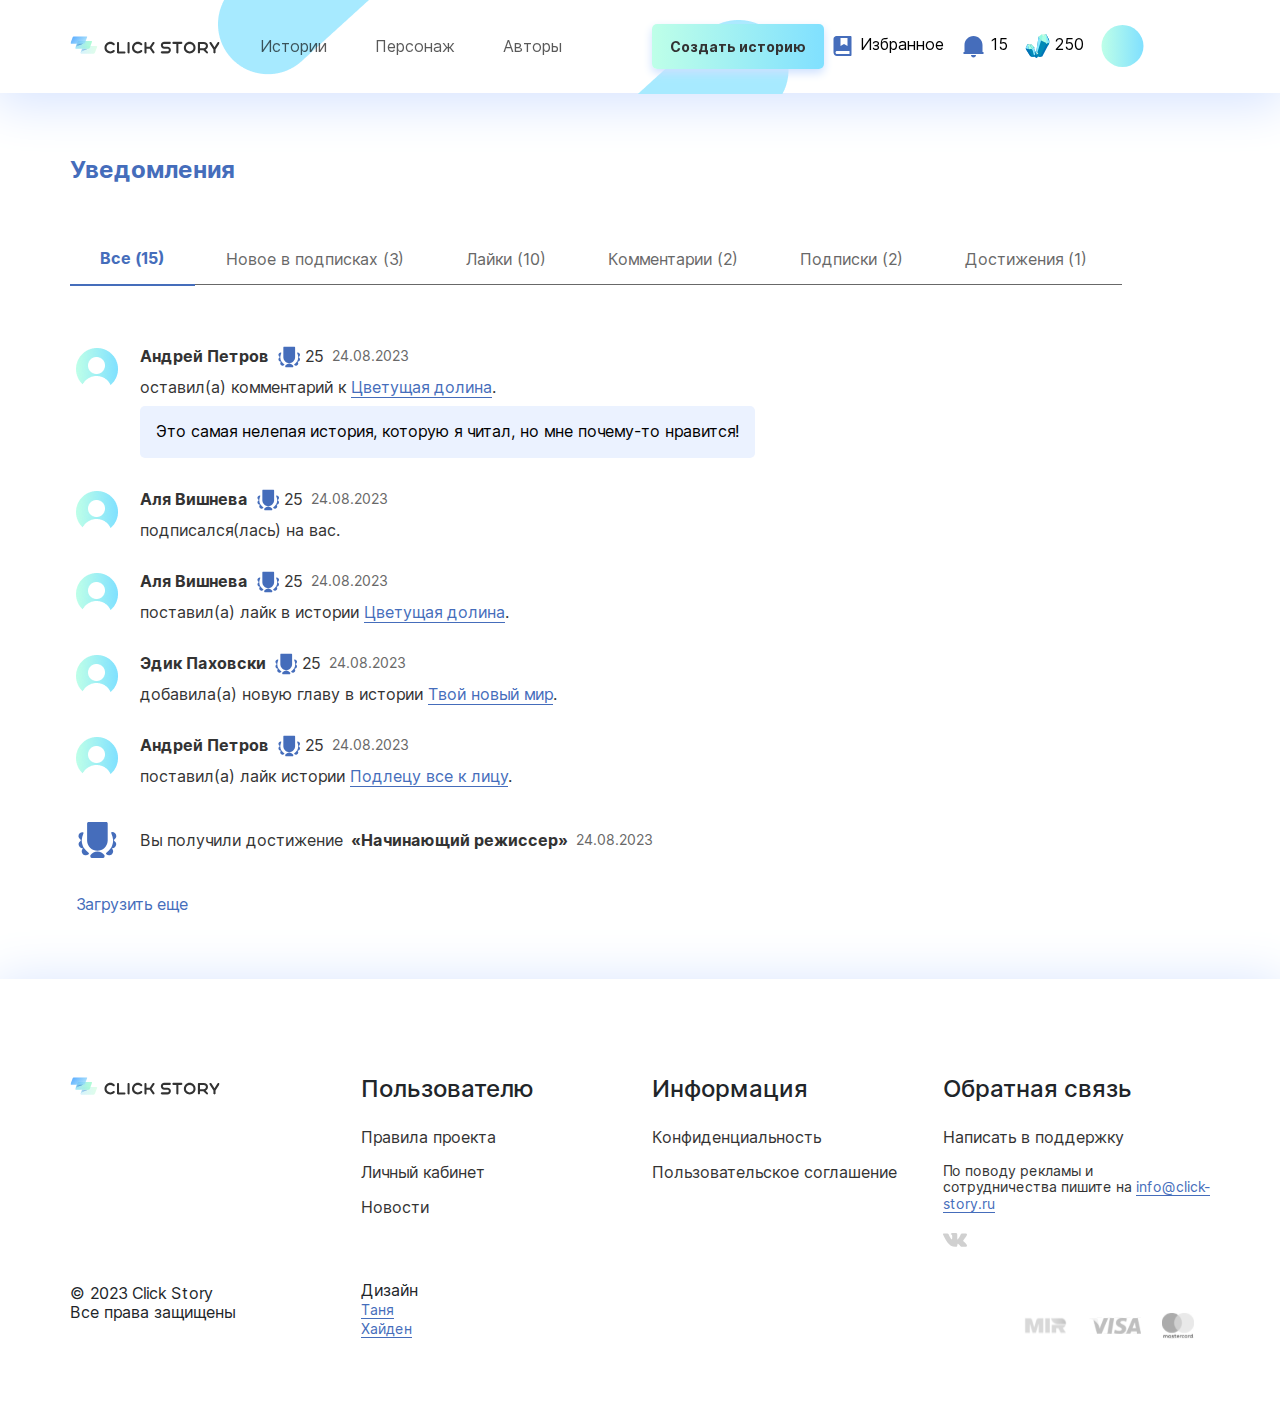
<file: message.html>
<!DOCTYPE html>
<html lang="en">

<head>
    <meta charset="UTF-8">
    <meta name="viewport" content="width=device-width, initial-scale=1.0">
    <title>Click-story</title>
    <!-- site logo -->
    <link rel="icon" href="images/icons/Click-Story logo.png">
    <!-- Bootstrap css link -->
    <link rel="stylesheet" href="bootstrap/bootstrap.min.css">
    <!-- Normalize css link -->
    <link rel="stylesheet" href="css/normalize.css">
    <!-- Inter font css -->
    <link rel="stylesheet" href="fonts/inter/stylesheet.css">
    <!-- Custom css link -->
    <link rel="stylesheet" href="css/style.css">
    <!-- Messages css link -->
    <link rel="stylesheet" href="css/messages.css">
    <script async src="https://pagead2.googlesyndication.com/pagead/js/adsbygoogle.js?client=ca-pub-7103844042952729"
        crossorigin="anonymous"></script>
</head>

<body>
    <div class="wrapper">

        <!-- Header section -->
        <header class="header">
            <nav class="navbar navbar-expand-lg">
                <div class="container">
                    <div class="header-bg__one msg-bg__one character-bg-one">
                        <img src="images/header-top.png" alt="header-top">
                    </div>
                    <div class="header-bg__two character-bg">
                        <img src="images/header-bottom.png" alt="header-bottom">
                    </div>
                    <a style="z-index: 2;" class="navbar-brand" href="index.html">
                        <img src="images/icons/header-logo.svg" alt="header-logo">
                    </a>
                    <button style="z-index: 2;" class="navbar-toggler" type="button" data-bs-toggle="collapse"
                        data-bs-target="#navbarSupportedContent" aria-controls="navbarSupportedContent"
                        aria-expanded="false" aria-label="Toggle navigation">
                        <span class="navbar-toggler-icon"></span>
                    </button>
                    <div style="z-index: 2;" class="collapse character-header navbar-collapse"
                        id="navbarSupportedContent">
                        <ul class="navbar-nav me-auto mb-2 mb-lg-0">
                            <li class="nav-item">
                                <a class="nav-link" aria-current="page" href="index.html">Истории</a>
                            </li>
                            <li class="nav-item">
                                <a class="nav-link" aria-current="page" href="character.html">Персонаж</a>
                            </li>
                            <li class="nav-item">
                                <a class="nav-link" href="#!">Авторы</a>
                            </li>

                        </ul>
                        <div class="nav-right d-flex">
                            <button type="button" class="btn btn-primary mt">Создать историю</button>
                            <div class="other-btn">
                                <button>
                                    <img src="images/icons/favorite.svg" alt="favorite">
                                    Избранное
                                </button>
                                <button>
                                    <img src="images/icons/message.svg" alt="message">
                                    15
                                </button>
                                <button>
                                    <img src="images/icons/quartz.svg" alt="quartz">
                                    250
                                </button>
                                <button class="profile">
                                    <img src="images/icons/blue-ellipse.svg" alt="ellipse">
                                    <img class="small-ellipse" src="images/icons/small-ellipse.svg" alt="ellipse">
                                    <img class="big-ellipse" src="images/icons/big-ellipse.svg" alt="big-ellipse">
                                </button>
                            </div>
                        </div>
                    </div>
                </div>
            </nav>
        </header>



        <!-- main section -->
        <main>
            <section class="messages">
                <div class="container">
                    <div class="messages-title">
                        <h2>Уведомления</h2>
                    </div>
                    <div class="tabs-title">
                        <ul class="nav nav-tabs" id="myTab" role="tablist">
                            <li class="nav-item" role="presentation">
                                <button class="nav-link active" id="all-tab" data-bs-toggle="tab"
                                    data-bs-target="#all-tab-pane" type="button" role="tab"
                                    aria-controls="home-tab-pane" aria-selected="true">Все (15)</button>
                            </li>
                            <li class="nav-item" role="presentation">
                                <button class="nav-link" id="new-tab" data-bs-toggle="tab"
                                    data-bs-target="#new-tab-pane" type="button" role="tab"
                                    aria-controls="profile-tab-pane" aria-selected="false">Новое в подписках
                                    (3)</button>
                            </li>
                            <li class="nav-item" role="presentation">
                                <button class="nav-link" id="like-tab" data-bs-toggle="tab"
                                    data-bs-target="#like-tab-pane" type="button" role="tab"
                                    aria-controls="contact-tab-pane" aria-selected="false">Лайки (10)</button>
                            </li>
                            <li class="nav-item" role="presentation">
                                <button class="nav-link" id="commnets-tab" data-bs-toggle="tab"
                                    data-bs-target="#comments-tab-pane" type="button" role="tab"
                                    aria-controls="contact-tab-pane" aria-selected="false">Комментарии (2)</button>
                            </li>
                            <li class="nav-item" role="presentation">
                                <button class="nav-link" id="commnets-tab" data-bs-toggle="tab"
                                    data-bs-target="#subscribe-tab-pane" type="button" role="tab"
                                    aria-controls="contact-tab-pane" aria-selected="false">Подписки (2)</button>
                            </li>
                            <li class="nav-item" role="presentation">
                                <button class="nav-link" id="commnets-tab" data-bs-toggle="tab"
                                    data-bs-target="#achievements-tab-pane" type="button" role="tab"
                                    aria-controls="contact-tab-pane" aria-selected="false">Достижения (1)</button>
                            </li>
                        </ul>
                    </div>

                    <div class="tabs-content">
                        <div class="tab-content" id="myTabContent">
                            <!-- All tab section -->
                            <div class="tab-pane fade show active" id="all-tab-pane" role="tabpanel"
                                aria-labelledby="home-tab" tabindex="0">
                                <div class="tab-wrapper d-flex flex-column">
                                    <div class="description d-flex">
                                        <div class="profil">
                                            <button type="button">
                                                <img src="images/icons/profile-icon.png" alt="profile-icon">
                                            </button>
                                        </div>
                                        <div class="content">
                                            <div class="content-header">
                                                <h2 class="content-header__name">Андрей Петров</h2>
                                                <img class="voice" src="images/icons/voice-icon.svg" alt="microphone">
                                                <h3>25</h3>
                                                <p>24.08.2023</p>
                                            </div>
                                            <div class="content-body">
                                                <p>оставил(a) комментарий к <a class="comment-video" href="#!">Цветущая
                                                        долина</a>.
                                                </p>
                                            </div>
                                            <div class="content-footer">
                                                <h4 class="content-description">Это самая нелепая история, которую я
                                                    читал,
                                                    но
                                                    мне
                                                    почему-то нравится!</h4>
                                            </div>
                                        </div>
                                    </div>

                                    <div class="description d-flex">
                                        <div class="profil">
                                            <button type="button">
                                                <img src="images/icons/profile-icon.png" alt="profile-icon">
                                            </button>
                                        </div>
                                        <div class="content">
                                            <div class="content-header">
                                                <h2 class="content-header__name">Аля Вишнева</h2>
                                                <img class="voice" src="images/icons/voice-icon.svg" alt="microphone">
                                                <h3>25</h3>
                                                <p>24.08.2023</p>
                                            </div>
                                            <div class="content-body">
                                                <p>подписался(лась) на вас.</p>
                                            </div>
                                        </div>
                                    </div>

                                    <div class="description d-flex">
                                        <div class="profil">
                                            <button type="button">
                                                <img src="images/icons/profile-icon.png" alt="profile-icon">
                                            </button>
                                        </div>
                                        <div class="content">
                                            <div class="content-header">
                                                <h2 class="content-header__name">Аля Вишнева</h2>
                                                <img class="voice" src="images/icons/voice-icon.svg" alt="microphone">
                                                <h3>25</h3>
                                                <p>24.08.2023</p>
                                            </div>
                                            <div class="content-body">
                                                <p>поставил(а) лайк в истории <a class="comment-video"
                                                        href="#!">Цветущая
                                                        долина</a>.</p>
                                            </div>
                                        </div>
                                    </div>

                                    <div class="description d-flex">
                                        <div class="profil">
                                            <button type="button">
                                                <img src="images/icons/profile-icon.png" alt="profile-icon">
                                            </button>
                                        </div>
                                        <div class="content">
                                            <div class="content-header">
                                                <h2 class="content-header__name">Эдик Паховски</h2>
                                                <img class="voice" src="images/icons/voice-icon.svg" alt="microphone">
                                                <h3>25</h3>
                                                <p>24.08.2023</p>
                                            </div>
                                            <div class="content-body">
                                                <p>добавила(а) новую главу в истории <a href="#!"
                                                        class="comment-video">Твой
                                                        новый мир</a>.</p>
                                            </div>
                                        </div>
                                    </div>

                                    <div class="description d-flex">
                                        <div class="profil">
                                            <button type="button">
                                                <img src="images/icons/profile-icon.png" alt="profile-icon">
                                            </button>
                                        </div>
                                        <div class="content">
                                            <div class="content-header">
                                                <h2 class="content-header__name">Андрей Петров</h2>
                                                <img class="voice" src="images/icons/voice-icon.svg" alt="microphone">
                                                <h3>25</h3>
                                                <p>24.08.2023</p>
                                            </div>
                                            <div class="content-body">
                                                <p>поставил(а) лайк истории <a href="#!" class="comment-video">Подлецу
                                                        все к
                                                        лицу</a>.</p>
                                            </div>
                                        </div>
                                    </div>



                                    <div class="description new-anchiviment d-flex">
                                        <div class="profil">
                                            <button type="button">
                                                <img src="images/icons/voice-icon.svg" alt="microphone">
                                            </button>
                                        </div>
                                        <div class="content">
                                            <div class="content-header">
                                                <h3>Вы получили достижение <h2>«Начинающий режиссер»</h2>
                                                </h3>
                                                <p>24.08.2023</p>
                                            </div>
                                        </div>
                                    </div>

                                    <div class="description d-flex">
                                        <button class="more btn-link" type="button">Загрузить еще</button>
                                    </div>
                                </div>
                            </div>

                            <!-- New tab section -->
                            <div class="tab-pane fade" id="new-tab-pane" role="tabpanel" aria-labelledby="profile-tab"
                                tabindex="0">
                                <div class="tab-wrapper d-flex flex-column">
                                    <div class="description d-flex">
                                        <div class="profil">
                                            <button type="button">
                                                <img src="images/icons/profile-icon.png" alt="profile-icon">
                                            </button>
                                        </div>
                                        <div class="content">
                                            <div class="content-header">
                                                <h2 class="content-header__name">Андрей Петров</h2>
                                                <img class="voice" src="images/icons/voice-icon.svg" alt="microphone">
                                                <h3>25</h3>
                                                <p>24.08.2023</p>
                                            </div>
                                            <div class="content-body">
                                                <p>оставил(a) комментарий к <a class="comment-video" href="#!">Цветущая
                                                        долина</a>.
                                                </p>
                                            </div>
                                            <div class="content-footer">
                                                <h4 class="content-description">Это самая нелепая история, которую я
                                                    читал,
                                                    но
                                                    мне
                                                    почему-то нравится!</h4>
                                            </div>
                                        </div>
                                    </div>
                                    <div class="description d-flex">
                                        <div class="profil">
                                            <button type="button">
                                                <img src="images/icons/profile-icon.png" alt="profile-icon">
                                            </button>
                                        </div>
                                        <div class="content">
                                            <div class="content-header">
                                                <h2 class="content-header__name">Аля Вишнева</h2>
                                                <img class="voice" src="images/icons/voice-icon.svg" alt="microphone">
                                                <h3>25</h3>
                                                <p>24.08.2023</p>
                                            </div>
                                            <div class="content-body">
                                                <p>поставил(а) лайк в истории <a class="comment-video"
                                                        href="#!">Цветущая
                                                        долина</a>.</p>
                                            </div>
                                        </div>
                                    </div>


                                    <div class="description d-flex">
                                        <div class="profil">
                                            <button type="button">
                                                <img src="images/icons/profile-icon.png" alt="profile-icon">
                                            </button>
                                        </div>
                                        <div class="content">
                                            <div class="content-header">
                                                <h2 class="content-header__name">Аля Вишнева</h2>
                                                <img class="voice" src="images/icons/voice-icon.svg" alt="microphone">
                                                <h3>25</h3>
                                                <p>24.08.2023</p>
                                            </div>
                                            <div class="content-body">
                                                <p>подписался(лась) на вас.</p>
                                            </div>
                                        </div>
                                    </div>


                                </div>
                            </div>

                            <!-- Likes tab section -->
                            <div class="tab-pane fade" id="like-tab-pane" role="tabpanel" aria-labelledby="contact-tab"
                                tabindex="0">
                                <div class="tab-wrapper d-flex flex-column">
                                    <div class="description d-flex">
                                        <div class="profil">
                                            <button type="button">
                                                <img src="images/icons/profile-icon.png" alt="profile-icon">
                                            </button>
                                        </div>
                                        <div class="content">
                                            <div class="content-header">
                                                <h2 class="content-header__name">Аля Вишнева</h2>
                                                <img class="voice" src="images/icons/voice-icon.svg" alt="microphone">
                                                <h3>25</h3>
                                                <p>24.08.2023</p>
                                            </div>
                                            <div class="content-body">
                                                <p>поставил(а) лайк в истории <a class="comment-video"
                                                        href="#!">Цветущая
                                                        долина</a>.</p>
                                            </div>
                                        </div>
                                    </div>
                                    <div class="description d-flex">
                                        <div class="profil">
                                            <button type="button">
                                                <img src="images/icons/profile-icon.png" alt="profile-icon">
                                            </button>
                                        </div>
                                        <div class="content">
                                            <div class="content-header">
                                                <h2 class="content-header__name">Аля Вишнева</h2>
                                                <img class="voice" src="images/icons/voice-icon.svg" alt="microphone">
                                                <h3>25</h3>
                                                <p>24.08.2023</p>
                                            </div>
                                            <div class="content-body">
                                                <p>подписался(лась) на вас.</p>
                                            </div>
                                        </div>
                                    </div>
                                    <div class="description d-flex">
                                        <div class="profil">
                                            <button type="button">
                                                <img src="images/icons/profile-icon.png" alt="profile-icon">
                                            </button>
                                        </div>
                                        <div class="content">
                                            <div class="content-header">
                                                <h2 class="content-header__name">Эдик Паховски</h2>
                                                <img class="voice" src="images/icons/voice-icon.svg" alt="microphone">
                                                <h3>25</h3>
                                                <p>24.08.2023</p>
                                            </div>
                                            <div class="content-body">
                                                <p>добавила(а) новую главу в истории <a href="#!"
                                                        class="comment-video">Твой
                                                        новый мир</a>.</p>
                                            </div>
                                        </div>
                                    </div>

                                    <div class="description d-flex">
                                        <div class="profil">
                                            <button type="button">
                                                <img src="images/icons/profile-icon.png" alt="profile-icon">
                                            </button>
                                        </div>
                                        <div class="content">
                                            <div class="content-header">
                                                <h2 class="content-header__name">Андрей Петров</h2>
                                                <img class="voice" src="images/icons/voice-icon.svg" alt="microphone">
                                                <h3>25</h3>
                                                <p>24.08.2023</p>
                                            </div>
                                            <div class="content-body">
                                                <p>поставил(а) лайк истории <a href="#!" class="comment-video">Подлецу
                                                        все к
                                                        лицу</a>.</p>
                                            </div>
                                        </div>
                                    </div>

                                    <div class="description d-flex">
                                        <a href="#!" class="more">Загрузить еще</a>
                                    </div>
                                </div>
                            </div>

                            <!-- Comments tab section -->
                            <div class="tab-pane fade show" id="comments-tab-pane" role="tabpanel"
                                aria-labelledby="home-tab" tabindex="0">
                                <div class="tab-wrapper d-flex flex-column">
                                    <div class="description d-flex">
                                        <div class="profil">
                                            <button type="button">
                                                <img src="images/icons/profile-icon.png" alt="profile-icon">
                                            </button>
                                        </div>
                                        <div class="content">
                                            <div class="content-header">
                                                <h2 class="content-header__name">Андрей Петров</h2>
                                                <img class="voice" src="images/icons/voice-icon.svg" alt="microphone">
                                                <h3>25</h3>
                                                <p>24.08.2023</p>
                                            </div>
                                            <div class="content-body">
                                                <p>оставил(a) комментарий к <a class="comment-video" href="#!">Цветущая
                                                        долина</a>.
                                                </p>
                                            </div>
                                            <div class="content-footer">
                                                <h4 class="content-description">Это самая нелепая история, которую я
                                                    читал, почему-то нравится!</h4>
                                            </div>
                                        </div>
                                    </div>

                                    <div class="description d-flex">
                                        <div class="profil">
                                            <button type="button">
                                                <img src="images/icons/profile-icon.png" alt="profile-icon">
                                            </button>
                                        </div>
                                        <div class="content">
                                            <div class="content-header">
                                                <h2 class="content-header__name">Аля Вишнева</h2>
                                                <img class="voice" src="images/icons/voice-icon.svg" alt="microphone">
                                                <h3>25</h3>
                                                <p>24.08.2023</p>
                                            </div>
                                            <div class="content-body">
                                                <p>оставил(а) комментарий к <a class="comment-video" href="#!">Твой
                                                        новый мир</a>.</p>
                                            </div>
                                            <div class="content-footer">
                                                <h4 class="content-description">Это самая нелепая история, которую я
                                                    читал, почему-то нравится!</h4>
                                            </div>
                                        </div>
                                    </div>
                                </div>
                            </div>

                            <!-- Subscribe tab section -->
                            <div class="tab-pane fade" id="subscribe-tab-pane" role="tabpanel"
                                aria-labelledby="profile-tab" tabindex="0">
                                <div class="tab-wrapper d-flex flex-column">
                                    <div class="description d-flex">
                                        <div class="profil">
                                            <button type="button">
                                                <img src="images/icons/profile-icon.png" alt="profile-icon">
                                            </button>
                                        </div>
                                        <div class="content">
                                            <div class="content-header">
                                                <h2 class="content-header__name">Аля Вишнева</h2>
                                                <img class="voice" src="images/icons/voice-icon.svg" alt="microphone">
                                                <h3>25</h3>
                                                <p>24.08.2023</p>
                                            </div>
                                            <div class="content-body">
                                                <p>подписался(лась) на вас.</p>
                                            </div>
                                        </div>
                                    </div>
                                    <div class="description d-flex">
                                        <div class="profil">
                                            <button type="button">
                                                <img src="images/icons/profile-icon.png" alt="profile-icon">
                                            </button>
                                        </div>
                                        <div class="content">
                                            <div class="content-header">
                                                <h2 class="content-header__name">Андрей Петров</h2>
                                                <img class="voice" src="images/icons/voice-icon.svg" alt="microphone">
                                                <h3>25</h3>
                                                <p>24.08.2023</p>
                                            </div>
                                            <div class="content-body">
                                                <p>подписался(лась) на вас.</p>
                                            </div>
                                        </div>
                                    </div>
                                </div>
                            </div>



                            <!-- Achievements tab section -->
                            <div class="tab-pane fade" id="achievements-tab-pane" role="tabpanel"
                                aria-labelledby="contact-tab" tabindex="0">
                                <div class="tab-wrapper d-flex flex-column">
                                    <div class="description new-anchiviment d-flex">
                                        <div class="profil">
                                            <button type="button">
                                                <img src="images/icons/voice-icon.svg" alt="microphone">
                                            </button>
                                        </div>
                                        <div class="content">
                                            <div class="content-header">
                                                <h3>Вы получили достижение <h2>«Начинающий режиссер»</h2>
                                                </h3>
                                                <p>24.08.2023</p>
                                            </div>
                                        </div>
                                    </div>

                                </div>
                            </div>
                        </div>
                    </div>
                </div>
            </section>
        </main>

        <!-- Footer section -->
        <footer class="footer msg-footer">
            <div class="container">
                <div class="row">
                    <div class="col-xxl-2 col-xl-2 col-lg-2 col-md-2 box-one">
                        <div class="footer-head">
                            <div class="footer-box__image">
                                <img src="images/icons/header-logo.svg" alt="logo">
                            </div>
                        </div>
                        <div class="footer-box__footer">
                            <p class="copyright">© 2023 Click Story Все права защищены</p>
                        </div>
                    </div>
                    <div class="col-xxl-2 col-xl-2 col-lg-2 col-md-2  offset-md-1">
                        <div class="footer-head">
                            <div class="footer-box__header">
                                <h4>Пользователю</h4>
                            </div>
                            <div class="footer-box__body">
                                <a href="#!">Правила проекта</a>
                                <a href="#!">Личный кабинет</a>
                                <a href="#!">Новости</a>
                            </div>
                        </div>
                        <div class="footer-box__footer">
                            <p class="author">Дизайн <a href="#!">Таня Хайден</a></p>
                        </div>
                    </div>
                    <div class="col-xxl-3 col-xl-3 col-lg-3 col-md-3  offset-md-1">
                        <div class="footer-head">
                            <div class="footer-box__header">
                                <h4>Информация</h4>
                            </div>
                            <div class="footer-box__body">
                                <a href="#!">Конфиденциальность</a>
                                <a href="#!">Пользовательское соглашение</a>
                            </div>
                        </div>
                    </div>
                    <div class="col-xxl-3 col-xl-3 col-lg-3 col-md-3">
                        <div class="footer-head">
                            <div class="footer-box__header">
                                <h4>Обратная связь</h4>
                            </div>
                            <div class="footer-box__body">
                                <a href="#!">Написать в поддержку</a>
                                <p class="support">По поводу рекламы и сотрудничества пишите на <a
                                        href="#!">info@click-story.ru</a></p>
                                <a href="#!">
                                    <img src="images/icons/vk.svg" alt="vk-icon">
                                </a>
                            </div>
                        </div>
                        <div class="footer-box__footer socials">
                            <a href="#!">
                                <img src="images/icons/footer-img-1.svg" alt="footer-img-1">
                            </a>
                            <a href="#1">
                                <img src="images/icons/footer-img-2.svg" alt="footer-img-2">
                            </a>
                            <a href="#!">
                                <img src="images/icons/footer-img-3.svg" alt="footer-img-3">
                            </a>
                        </div>
                    </div>
                </div>
            </div>
        </footer>


    </div>





    <!-- Bootstrap js -->
    <script src="bootstrap/bootstrap.min.js"></script>
    <script src="js/show-more.js"></script>
</body>

</html>
</file>
<file: fonts/inter/stylesheet.css>
@font-face {
    font-family: 'Inter';
    src: url('Inter-BoldItalic.eot');
    src: local('Inter Bold Italic'), local('Inter-BoldItalic'),
        url('Inter-BoldItalic.eot?#iefix') format('embedded-opentype'),
        url('Inter-BoldItalic.woff2') format('woff2'),
        url('Inter-BoldItalic.woff') format('woff'),
        url('Inter-BoldItalic.ttf') format('truetype');
    font-weight: bold;
    font-style: italic;
}

@font-face {
    font-family: 'Inter';
    src: url('Inter-MediumItalic.eot');
    src: local('Inter Medium Italic'), local('Inter-MediumItalic'),
        url('Inter-MediumItalic.eot?#iefix') format('embedded-opentype'),
        url('Inter-MediumItalic.woff2') format('woff2'),
        url('Inter-MediumItalic.woff') format('woff'),
        url('Inter-MediumItalic.ttf') format('truetype');
    font-weight: 500;
    font-style: italic;
}

@font-face {
    font-family: 'Inter';
    src: url('Inter-ThinItalicBETA.eot');
    src: local('Inter Thin Italic BETA'), local('Inter-ThinItalicBETA'),
        url('Inter-ThinItalicBETA.eot?#iefix') format('embedded-opentype'),
        url('Inter-ThinItalicBETA.woff2') format('woff2'),
        url('Inter-ThinItalicBETA.woff') format('woff'),
        url('Inter-ThinItalicBETA.ttf') format('truetype');
    font-weight: 100;
    font-style: italic;
}

@font-face {
    font-family: 'Inter';
    src: url('Inter-Regular.eot');
    src: local('Inter Regular'), local('Inter-Regular'),
        url('Inter-Regular.eot?#iefix') format('embedded-opentype'),
        url('Inter-Regular.woff2') format('woff2'),
        url('Inter-Regular.woff') format('woff'),
        url('Inter-Regular.ttf') format('truetype');
    font-weight: normal;
    font-style: normal;
}

@font-face {
    font-family: 'Inter';
    src: url('Inter-Black.eot');
    src: local('Inter Black'), local('Inter-Black'),
        url('Inter-Black.eot?#iefix') format('embedded-opentype'),
        url('Inter-Black.woff2') format('woff2'),
        url('Inter-Black.woff') format('woff'),
        url('Inter-Black.ttf') format('truetype');
    font-weight: 900;
    font-style: normal;
}

@font-face {
    font-family: 'Inter';
    src: url('Inter-BlackItalic.eot');
    src: local('Inter Black Italic'), local('Inter-BlackItalic'),
        url('Inter-BlackItalic.eot?#iefix') format('embedded-opentype'),
        url('Inter-BlackItalic.woff2') format('woff2'),
        url('Inter-BlackItalic.woff') format('woff'),
        url('Inter-BlackItalic.ttf') format('truetype');
    font-weight: 900;
    font-style: italic;
}

@font-face {
    font-family: 'Inter';
    src: url('Inter-LightBETA.eot');
    src: local('Inter Light BETA'), local('Inter-LightBETA'),
        url('Inter-LightBETA.eot?#iefix') format('embedded-opentype'),
        url('Inter-LightBETA.woff2') format('woff2'),
        url('Inter-LightBETA.woff') format('woff'),
        url('Inter-LightBETA.ttf') format('truetype');
    font-weight: 300;
    font-style: normal;
}

@font-face {
    font-family: 'Inter';
    src: url('Inter-SemiBold.eot');
    src: local('Inter Semi Bold'), local('Inter-SemiBold'),
        url('Inter-SemiBold.eot?#iefix') format('embedded-opentype'),
        url('Inter-SemiBold.woff2') format('woff2'),
        url('Inter-SemiBold.woff') format('woff'),
        url('Inter-SemiBold.ttf') format('truetype');
    font-weight: 600;
    font-style: normal;
}

@font-face {
    font-family: 'Inter';
    src: url('Inter-ExtraBoldItalic.eot');
    src: local('Inter Extra Bold Italic'), local('Inter-ExtraBoldItalic'),
        url('Inter-ExtraBoldItalic.eot?#iefix') format('embedded-opentype'),
        url('Inter-ExtraBoldItalic.woff2') format('woff2'),
        url('Inter-ExtraBoldItalic.woff') format('woff'),
        url('Inter-ExtraBoldItalic.ttf') format('truetype');
    font-weight: 800;
    font-style: italic;
}

@font-face {
    font-family: 'Inter';
    src: url('Inter-Bold.eot');
    src: local('Inter Bold'), local('Inter-Bold'),
        url('Inter-Bold.eot?#iefix') format('embedded-opentype'),
        url('Inter-Bold.woff2') format('woff2'),
        url('Inter-Bold.woff') format('woff'),
        url('Inter-Bold.ttf') format('truetype');
    font-weight: bold;
    font-style: normal;
}

@font-face {
    font-family: 'Inter';
    src: url('Inter-ExtraLightItalicBETA.eot');
    src: local('Inter Extra Light Italic BETA'), local('Inter-ExtraLightItalicBETA'),
        url('Inter-ExtraLightItalicBETA.eot?#iefix') format('embedded-opentype'),
        url('Inter-ExtraLightItalicBETA.woff2') format('woff2'),
        url('Inter-ExtraLightItalicBETA.woff') format('woff'),
        url('Inter-ExtraLightItalicBETA.ttf') format('truetype');
    font-weight: 200;
    font-style: italic;
}

@font-face {
    font-family: 'Inter';
    src: url('Inter-ExtraLightBETA.eot');
    src: local('Inter Extra Light BETA'), local('Inter-ExtraLightBETA'),
        url('Inter-ExtraLightBETA.eot?#iefix') format('embedded-opentype'),
        url('Inter-ExtraLightBETA.woff2') format('woff2'),
        url('Inter-ExtraLightBETA.woff') format('woff'),
        url('Inter-ExtraLightBETA.ttf') format('truetype');
    font-weight: 200;
    font-style: normal;
}

@font-face {
    font-family: 'Inter';
    src: url('Inter-ExtraBold.eot');
    src: local('Inter Extra Bold'), local('Inter-ExtraBold'),
        url('Inter-ExtraBold.eot?#iefix') format('embedded-opentype'),
        url('Inter-ExtraBold.woff2') format('woff2'),
        url('Inter-ExtraBold.woff') format('woff'),
        url('Inter-ExtraBold.ttf') format('truetype');
    font-weight: 800;
    font-style: normal;
}

@font-face {
    font-family: 'Inter';
    src: url('Inter-ThinBETA.eot');
    src: local('Inter Thin BETA'), local('Inter-ThinBETA'),
        url('Inter-ThinBETA.eot?#iefix') format('embedded-opentype'),
        url('Inter-ThinBETA.woff2') format('woff2'),
        url('Inter-ThinBETA.woff') format('woff'),
        url('Inter-ThinBETA.ttf') format('truetype');
    font-weight: 100;
    font-style: normal;
}

@font-face {
    font-family: 'Inter';
    src: url('Inter-LightItalicBETA.eot');
    src: local('Inter Light Italic BETA'), local('Inter-LightItalicBETA'),
        url('Inter-LightItalicBETA.eot?#iefix') format('embedded-opentype'),
        url('Inter-LightItalicBETA.woff2') format('woff2'),
        url('Inter-LightItalicBETA.woff') format('woff'),
        url('Inter-LightItalicBETA.ttf') format('truetype');
    font-weight: 300;
    font-style: italic;
}

@font-face {
    font-family: 'Inter';
    src: url('Inter-Italic.eot');
    src: local('Inter Italic'), local('Inter-Italic'),
        url('Inter-Italic.eot?#iefix') format('embedded-opentype'),
        url('Inter-Italic.woff2') format('woff2'),
        url('Inter-Italic.woff') format('woff'),
        url('Inter-Italic.ttf') format('truetype');
    font-weight: normal;
    font-style: italic;
}

@font-face {
    font-family: 'Inter';
    src: url('Inter-SemiBoldItalic.eot');
    src: local('Inter Semi Bold Italic'), local('Inter-SemiBoldItalic'),
        url('Inter-SemiBoldItalic.eot?#iefix') format('embedded-opentype'),
        url('Inter-SemiBoldItalic.woff2') format('woff2'),
        url('Inter-SemiBoldItalic.woff') format('woff'),
        url('Inter-SemiBoldItalic.ttf') format('truetype');
    font-weight: 600;
    font-style: italic;
}

@font-face {
    font-family: 'Inter';
    src: url('Inter-Medium.eot');
    src: local('Inter Medium'), local('Inter-Medium'),
        url('Inter-Medium.eot?#iefix') format('embedded-opentype'),
        url('Inter-Medium.woff2') format('woff2'),
        url('Inter-Medium.woff') format('woff'),
        url('Inter-Medium.ttf') format('truetype');
    font-weight: 500;
    font-style: normal;
}
</file>
<file: css/style.css>
:root {
    --dark-grey: #333;
    --gradient: linear-gradient(90deg, #BEFFE8 0%, #80E0FF 100%);
}

/* Core styles */
html {
    box-sizing: border-box;
}

*,
*::before,
*::after {
    box-sizing: inherit;
}

body {
    font-family: 'Inter', sans-serif;
    font-weight: 400;
}

a,
p,
h1,
h2,
h3,
h4,
h5,
h6 {
    margin: 0;
    text-decoration: none;
    line-height: 1.2;
}

textarea:focus,
select:focus {
    outline: none !important;
    -webkit-appearance: none;
    box-shadow: none !important;
}

button {
    border: none;
    background: none;
}

input:focus {
    outline: none !important;
}

a:active,
a:focus {
    outline: 0;
    border: none;
    -moz-outline-style: none;
}

.wrapper {
    overflow: hidden;
}

.container {
    padding-left: 0;
    padding-right: 0;
}
::-webkit-scrollbar{
    width: 12px;
}
::-webkit-scrollbar-thumb{
    background: linear-gradient(90deg, #BEFFE8 0%, #80E0FF 100%);
    border-radius: 5px;
}
::-webkit-scrollbar-thumb:hover{
    background: #0f0;
}

/* Header section styles */

.header {
    padding: 24px 0;
    top: 0;
    position: fixed;
    background: #fff;
    width: 100%;
    background-size: 80% 100%;
    background-position: 127px 0px;
    box-shadow: 0px 7px 50px 5px #D7E4FF;
    z-index: 999;
}

.header .navbar {
    z-index: 4;
}
.nav-link{
    z-index: 2;
}

.header-bg__one {
    position: absolute;
    z-index: -1;
    top: -24px;
    left: 17%;
}

.header-bg__two {
    position: absolute;
    bottom: -25px;
    left: 15%;
}









/* ============================= Modal ================================== */
.modal-header {
    border-bottom: none;
    display: block;
}

/* Auth modal */
.auth {
    width: 434px;
}

.login-title {
    color: #456DBB;
    font-size: 20px;
    font-weight: 700;
    text-align: center;
}

.login-body {
    display: flex;
    flex-direction: column;
    row-gap: 24px;
}

.modal-body .email {
    display: flex;
    flex-direction: column;
    gap: 16px;
}

.forget-button {
    display: flex;
    flex-direction: column;
    gap: 32px;
    padding: 16px;
}

.close-btn {
    position: absolute;
    right: 16px;
    top: 16px;
}



.login-body .password {
    display: flex;
    flex-direction: column;
    gap: 16px;
}

.login-body__buttons {
    text-align: center;
    display: flex;
    flex-direction: column;
    gap: 32px;
}

.login-body__buttons .link-one {
    color: #456DBB;
    font-size: 16px;
    font-weight: 400;
    border-bottom: 1px solid #456DBB;
    display: inline-block;
    width: 35%;
    margin: 0 auto;
}

.login-body__buttons .link-two {
    color: var(--dark-grey, #333);
    text-align: center;
    font-size: 16px;
    font-weight: 400;
}

.mt-6 {
    margin-top: 32px;
}

.modal-body input {
    border-radius: 5px;
    border: 1px solid #d0d0d0;
    padding: 16px;
}
.modal-body input[type=number]{
    padding: 8px;
}
.modal-body label {
    color: #333;
    font-size: 16px;
    font-weight: 400;
}

.btn-link {
    color: #456DBB;
    font-size: 16px;
    font-weight: 400;
    text-decoration-line: underline;
}

.register-button {
    margin-top: 24px;
    width: 100%;
    padding: 16px;
}

.register-button .btn {
    width: 100%;
}

.auth-content {
    padding: 32px;
}

.password .password-content {
    padding: 32px 32px 60px 32px;
}





.forget-password .password-content {
    padding: 32px 32px 70px 32px;
}

/* =============Password Number */
.password-number{
    width: 430px;
}
.password-number input{
    width: 48px;
    height: 64px;
    text-align: center;
}
.password-number .password-content{
    padding: 32px;
}
.password-content .password-number{
    width: 100%;
}










/* ========================== Forget password modal ===========================*/
.forget-password {
    width: 434px;
}




/* =========================== Rename password modal ================= */
.rename-password {
    width: 430px;
}

.modal-body .password {
    flex-direction: column;
    gap: 16px;
}

.rename-password .modal-content {
    padding: 32px 32px 70px 32px;
}

.modal-body .password .password-number {
    display: flex;
    justify-content: center;
    gap: 8px;
}

.password .password-number>h2 {
    color: #000;
    font-size: 20px;
    font-weight: 700;
    border: 1px solid #d0d0d0;
    padding: 8px;
    border-radius: 5px;
}



/* ================= New password Modal ================= */
.new-password {
    flex-direction: column;
    gap: 32px;
}

.new-pw {
    width: 430px;
}

.new-pw .password-content {
    padding: 32px;
}

.new-password>div {
    display: flex;
    flex-direction: column;
    gap: 16px;
}


.modal-content{
    box-shadow: 0px 4px 10px 0px #CEE0FF;
}

/* ================ Register modal ================ */
.register-modal {
    width: 830px;
}

.register-modal .register-content {
    padding: 32px 30px;
}

.register-content .modal-body>div {
    display: flex;
    flex-direction: column;
    width: 50%;
}

.register-content .email>div {
    display: flex;
    flex-direction: column;
    gap: 16px;
}

.register-content .email {
    display: flex;
    flex-direction: column;
    gap: 24px;
}

.register-content .code>div {
    margin-left: 30px;
    display: flex;
    flex-direction: column;
    gap: 16px;
}

.register-content .code {
    display: flex;
    flex-direction: column;
    gap: 24px;
}

.register-content .email {
    margin-left: 0;
}

.modal-body .name {
    gap: 16px;
}

.forget-button .small-text {
    text-align: center;
    color: #333;
    font-size: 14px;
    font-weight: 400;
}
.forget-button .btn{
    width: 185px;
    margin: 0 auto;
}














.navbar-expand-lg {
    padding-top: 0;
    padding-bottom: 0;
}

.navbar-brand {
    padding-top: 0;
    padding-bottom: 0;
    margin-right: 0;
}

.btn {
    padding: 12px 18px;
    color: var(--dark-grey);
    font-size: 14px;
    font-weight: 700;
    border: none;
    border-radius: 5px;
    background: var(--gradient);
    /* button shadow */
    box-shadow: 0px 4px 10px 0px #CEE0FF;
    transition: all .2s linear;
}

.btn:hover {
    background: linear-gradient(90deg, #80E0FF 0%, #BEFFE8 100%);
}

.nav-link {
    padding: 0;
    margin-left: 2rem;
}



/* Main section*/
main {
    margin-top: 156px;
}

/* News section styles */
.title-box .subtitle{
    flex-wrap: wrap;
}
.title-box .subtitle h5 {
    color: #686868;
    font-size: 14px;
}

.title-box .subtitle span img {
    position: relative;
    top: -1px;
}

.title h3 {
    color: #456DBB;
    font-size: 24px;
    font-weight: 700;
    margin-top: 35px;
}

.row {
    margin-top: 2rem;
}



.date {
    color: #686868;
    font-size: 10px;
    font-weight: 700;
    margin: 8px 0;
    text-align-last: left;
}

.news-info h3 {
    color: #456DBB;
    font-size: 16px;
    font-weight: 700;
    text-align: left;
    margin-bottom: 8px;
}

.news-info {
    text-align: right;
}

.btn-two {
    width: 170px;
}

.pages {
    margin: 64px auto 64px auto;
    display: flex;
    justify-content: center;
    align-items: center;
}

.page .page-number {
    margin-left: 18px;
}

.page .next {
    transform: rotate(180deg);
}

/* Footer section styles */

.footer {
    padding: 64px 0px;
    box-shadow: 0px 7px 50px 5px #D7E4FF;
}



.footer a{
    color: #333;
}

.footer-head {
    width: 100%;
    display: flex;
    gap: 24px;
    flex-direction: column;
}

.footer-box__body {
    display: flex;
    flex-direction: column;
    row-gap: 16px;
}

.box-one .footer-box__footer {

    padding-top: 184px;
}
.footer-box__footer{
    padding-top: 64px;
}

.footer-box__footer.socials {
    text-align: right;
}

.footer-box h4 {
    color: #686868;
    font-size: 16px;
    font-weight: 700;
}

.footer-box a {
    color: #333;
    font-size: 14px;
    font-weight: 400;
}

.footer-box__body p {
    color: #333;
    font-size: 14px;
    font-weight: 400;
}

.support a {
    color: var(--blue, #456DBB);
    font-size: 14px;
    font-weight: 400;
    border-bottom: 1px solid #456DBB;
}

.author {
    width: 87px;
    height: 34px;
}

.author a {
    color: #456DBB;
    font-size: 14px;
    font-weight: 400;
    border-bottom: 1px solid #456DBB;
}

.socials a {
    margin-right: 16px;
}






/* Media query */
@media (min-width: 1440px) {

    .container,
    .container-lg,
    .container-md,
    .container-sm,
    .container-xl,
    .container-xxl {
        max-width: 1170px;
        padding-left: 0;
        padding-right: 0;
    }
}
@media (max-width:992px){
    .header .navbar-nav{
        display: flex;
        gap: 8px;
        margin-top: 10px;
    }
    .navbar-collapse .mt{
        margin-top: 20px;
    }
    .nav-link {
        margin-left: 0;
    }
    .register-modal .register-content{
        padding: 0;
    }
    .register-modal{
        width: 750px;
    }
}
@media (max-width:767px){
    .footer .container .row>div{
        margin-top: 2rem;
    }
    .register-modal{
        width: 650px;
    }
    .register-modal .modal-body{
        flex-direction: column
    }
    .register-content .modal-body>div{
        width: 100%;
    }
    .register-content .code>div{
        margin-left: 0;
    }
    .footer-box__footer{
        padding-top: 2rem;
    }
    .box-one .footer-box__footer{
        padding-top: 2rem;
    }
    .password-content{
        padding: 60px 0;
    }
}
@media (min-width:576px) {
    .modal-dialog {
        max-width: 850px;
    }
}

@media (max-width:575px) {
    .col-12 {
        margin-bottom: 1rem;
    }
    .modal-content{
        width: 100%;
        margin: 0 auto;
    }
    .modal-dialog{
        width: 100%;
    }
    .auth-content{
        padding: 0;
    }
    .register-modal .register-content{
        padding: 0;
    }
    .forget-password .password-content{
        padding: 0;
    }
    .rename-password .modal-content{
        padding: 0;
    }
    .new-pw .password-content{
        padding: 0;
    }
    .title-box .title{
        font-size: 10px;
    }
}

@media (max-width:480px) {
    .login-body__buttons .link-one {
        width: 100%;
    }
}
</file>
<file: css/character.css>
.character-bg {
    left: 9%;
}

.character-bg-one {
    left: 17%;
}

.character-header {
    display: flex;
    justify-content: space-between;
}


.small-ellipse {
    position: relative;
    top: 0px;
    left: -35px;
}

.big-ellipse {
    position: relative;
    top: 15px;
    left: -65px;
}






/* about character section styles */
.character {
    display: flex;
    flex-direction: column;
    gap: 32px;
}

.character-footer {
    margin-top: 134px;
}


.character .title-box {
    display: flex;
    flex-direction: column;
    gap: 8px;
}

.title-box .title {
    color: #456DBB;
    font-size: 24px;
    font-weight: 700;
}

.character-info .description {
    color: #333;
    font-size: 16px;
    font-weight: 400;
}

.img-two {
    margin-left: -10px;
}



.cloth {
    position: relative;
}

.cloth img {
    position: absolute;
    border-radius: 5px;
    background: #EBF2FF;
    padding: 8px;
}

.cloth .lock {
    left: 28px;
    position: absolute;
}
.images{
    display: flex;
    align-items: center;
}
.cloth p {
    color: #456DBB;
    text-align: center;
    font-size: 10px;
    font-weight: 700;
    bottom: -114px;
    position: absolute;
    border-radius: 5px;
    background: #EBF2FF;
    margin-left: -4px;
    padding: 4px 0;
    width: 69px;
}
.cloth-one{
    margin-right: 80px;
}








/* ================ MODAL */


/* Buy modal */
.buy {
    display: flex;
    flex-direction: column;
    gap: 34px;
}

.modal-body .buy h2 {
    color: var(--dark-grey, #333);
    text-align: center;
    font-size: 20px;
    font-weight: 700;
}

.modal-body .buy .btn {
    width: 56px;
}

.buy .buttons {
    margin: 0 auto;
    gap: 16px;
}

/* Dont buy modal */
.dont-buy__dialog {
    width: 356px;
}

.dont-buy__dialog .modal-content {
    padding: 32px;
}

.dont-buy__dialog .modal-header {
    padding: 0;
}

.dont-buy__dialog .dont-buy {
    flex-direction: column;
    gap: 34px;
}

.dont-buy__dialog .dont-buy h2 {
    color: #333;
    font-size: 20px;
    font-weight: 700;
}




@media (min-width:1200px){
    .about-character .main-img img{
        padding: 0 90px;
    }
}

@media (max-width:1199px) {
    .other-btn {
        display: none;
    }
}
@media (max-width:1200px){
    .title-box .title{
        font-size: 20px;
    }
    .about-character .main-img img{
        padding: 0 90px;
    }
}
@media (max-width:992px){
    .character-header{
        flex-direction: column;
        align-items: start;
    }
    .character-info .description{
        font-size: 14px;
    }
    .about-character .images{
        margin-bottom: 150px;
    }
    .about-character .main-img img{
        padding: 0 175px;
    }
}
@media (max-width:768px){
    .about-character .main-img img{
        padding: 0 90px;
    }
}
</file>
<file: css/messages.css>
.msg-bg__one {
    left: 17%;
}

.header-bg__two {
    left: 9%;
}


/* Tabs title */




.tabs-title .nav-link {
    color: #686868;
    font-size: 16px;
    font-weight: 400;
    padding: 0 30px 15px 30px;
    margin-left: 0;
    position: relative;
}

.tabs-title {
    position: relative;
}

.nav-tabs::before {
    position: absolute;
    content: "";
    top: 35px;
    background: #686868;
    height: 1px;
    left: 0;
    width: 1052px;
}

.nav-tabs .nav-item.show .nav-link,
.nav-tabs .nav-link.active {
    color: #456DBB;
    font-size: 16px;
    font-weight: 700;
    background: none;
    border-top: none;
    border-left: none;
    border-right: none;
}

.nav-tabs .nav-item.show .nav-link,
.nav-tabs .nav-link.active::before {
    position: absolute;
    content: "";
    top: 35px;
    left: 0;
    width: 100%;
    height: 2px;
    background: #456DBB;
}

.nav-link:hover {
    border: none;
    background: none;
}





.messages .container {
    display: flex;
    flex-direction: column;
    gap: 64px;
}

.messages-title h2 {
    color: #456DBB;
    font-size: 24px;
    font-weight: 700;
}

.nav-tabs {
    border-bottom: none;
}




/* Tabs content */

.tab-wrapper {
    gap: 32px;
}

.description {
    gap: 16px;
}

.content {
    display: flex;
    flex-direction: column;
    gap: 9px;
}


.content-header {
    display: flex;
    align-items: start;
}



.content-header .content-header__name {
    color: #333;
    font-size: 16px;
    font-weight: 700;
    margin-right: 8px;
}

.content-header .voice {
    width: 24px;
    height: 24px;
    margin-right: 4px;
    margin-top: -2px;
}

.content-header h3 {
    color: #333;
    font-size: 16px;
    font-weight: 400;
    margin-right: 8px;
}

.content-header p {
    color: #686868;
    font-size: 14px;
    font-weight: 400;
    margin-top: 1px;
}


/* Content body */
.content-body p {
    color: #333;
    font-size: 16px;
    font-weight: 400;
}

.comment-video {
    color: #456DBB;
    font-size: 16px;
    font-weight: 400;
    border-bottom: 1px solid #456DBB;
}


/* Content footer */
.content-footer {
    border-radius: 5px;
    background: #EBF2FF;
    padding: 16px;
}

.content-footer h4 {
    color: #000;
    font-size: 16px;
    font-weight: 400;
}

.profil img {
    width: 42px;
    height: 42px;
}



.new-anchiviment {
    align-items: center;
}

.new-anchiviment h2 {
    color: #333;
    font-size: 16px;
    font-weight: 700;
    margin-right: 8px;
}

.description .more {
    text-decoration: dashed;
}

.msg-footer {
    margin-top: 64px;
}


/* Show more */
.show-more-text{
    display: none;
}
.more-text{
    gap: 32px;
}

.show-more-text--show{
    display: block;
}



/* Media start */
@media (max-width:1200px) {
    .other-btn {
        display: none;
    }

    .nav-tabs::before {
        width: 932px;
    }

    .tabs-title .nav-link {
        padding: 0 20px 15px 20px;
    }
}

@media (max-width:991px) {
    .nav-tabs::before {
        display: none;
    }

    .nav-tabs .nav-item.show .nav-link,
    .nav-tabs .nav-link.active::before {
        top: 19px;
    }
}
@media (max-width:767px){
    .footer{
        padding: 15px 0;
    }
    .footer .row{
        margin-top: 0;
    }
}


@media (max-width:576px) {
    .tabs-title .nav-link{
        font-size: 13px;
        padding: 0 10px 20px 10px;
    }
    .nav-tabs .nav-item.show .nav-link, .nav-tabs .nav-link.active{
        font-size: 13px;
    }
    .messages .container {
        gap: 30px;
    }

    .profil img {
        width: 35px;
        height: 35px;
    }
    .content-header .content-header__name{
        font-size: 14px;
    }
    .content-header h3,
    .content-header p
    {
        font-size: 13px;
    }
    .content-body p {
        font-size: 13px;
    }

    .content>div {
        position: relative;
        left: -15px;
    }
    .comment-video{
        font-size: 13px;
    }

    .content-footer {
        padding: 10px;
    }
    .content-footer .content-description{
        font-size: 13px;
    }

    .content {
        gap: 5px;
    }
    .new-anchiviment h3{
        font-size: 12px;
    }
    .new-anchiviment h2{
        font-size: 13px;
    }
    .new-anchiviment .content-header{
        display: flex;
        flex-wrap: wrap;
    }
    .description .more{
        font-size: 13px;
        position: relative;
        left: 10px;
    }
    .msg-footer{
        padding: 0;
    }
}
</file>
<file: css/katalog.css>
.sayohat {
    border-radius: 5px;
    padding: 24px;
    background: #EBF2FF;
}

.sayohat .col-4 {
    padding: 0;
}

.sayohat .sayohat-img {
    border-radius: 5px;
    border: 1px solid#D0D0D0;
}

.sayohat-info {
    margin-left: 24px;
}

.info-name {
    color: #456DBB;
    font-size: 24px;
    font-weight: 700;
}

.info-description {
    color: #333;
    width: 730px;
    font-size: 16px;
    font-weight: 400;
    margin: 8px 0;
    line-height: 140%;
}

.info-btn {
    color: #FFF;
    font-size: 10px;
    font-weight: 700;
    border-radius: 5px;
    background: #456DBB;
    padding: 8px;
}


/* Sayohat body */

.sayohat-body {
    gap: 24px;
    margin-top: 32.5px;
}

.statistics>div {
    gap: 28px;
}

.statistics-one {
    gap: 4px;
}


/* sayohat footer */
.footer-boxes {
    justify-content: space-between;
    margin-top: 32.5px;
}

.footer-name h4 {
    color: #333;
    font-size: 16px;
    font-weight: 400;
}

.footer-card {
    gap: 8px;
}

.footer-card__three {
    display: flex;
    gap: 4px;
}

.footer-card .footer-title h3 {
    color: #333;
    font-size: 14px;
    font-weight: 700;
}

.footer-subtitle h4 {
    color: #333;
    font-size: 14px;
    font-weight: 400;
    font-family: Inter;
}

/* Contents section */
.contents {
    display: flex;
    gap: 30px;
}

.contents .title {
    margin-top: 2rem;
    color: #456DBB;
    font-size: 20px;
    font-weight: 700;
    margin-bottom: 24px;
}

.content-item {
    border-radius: 5px;
    padding: 16px;
    background: #EBF2FF;
    display: flex;
    flex-direction: column;
    gap: 8px;
}

.content-item__header {
    gap: 8px;
}

.content-item__header span {
    color: #686868;
    font-size: 16px;
    font-weight: 400;
}

.content-item__header h4 {
    color: #000;
    font-size: 16px;
    font-weight: 700;
}

.content-item__body {
    gap: 16px;
}

.show-more-btn {
    margin-top: 24px;
    color: #456DBB;
    font-size: 16px;
    font-weight: 400;
    margin-bottom: 41px;
}

/* Reviews */
.reviews-items{
    gap: 24px;
}
.reviews .link-one {
    margin-bottom: 2rem;
}

.review-item {
    gap: 16px;
}

.review-content {
    gap: 8px;
}

.content-header {
    gap: 8px;
}

.content-name h2 {
    color: #333;
    font-size: 16px;
    font-weight: 400;
}

.content-body h4 {
    color: #333;
    font-size: 16px;
    font-weight: 700;
}

.content-footer-two p {
    color:#333;
    font-size: 16px;
    font-weight: 400;
}

.btn-link__two{
    margin-top: 24px;
    text-align: right;
}
</file>
